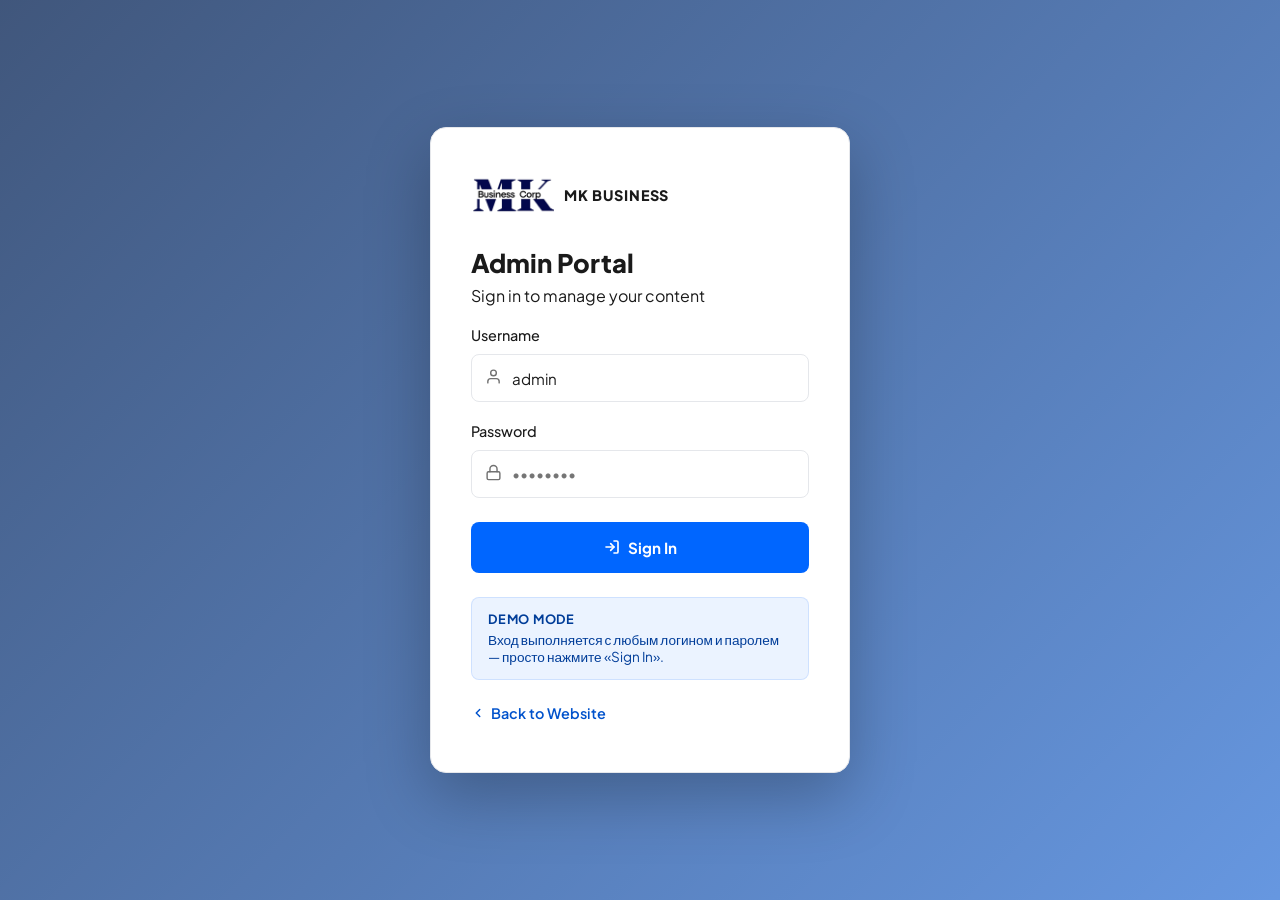
<file: admin.html>
<!DOCTYPE html>
<html lang="en">
<head>
<script>
// Навечно зашиваем проверку: если токен есть, скрипт молча пропускает дальше.
// Команда document.write полностью удалена, чтобы не ломать DOM и не блокировать admin-script.js
(function() {
  var token = sessionStorage.getItem('adminToken');
  if (!token) {
    window.location.replace('login.html');
  }
})();
</script>
  <meta charset="UTF-8" />
  <meta http-equiv="X-Frame-Options" content="DENY" />
  <meta name="robots" content="noindex, nofollow" />
  <meta name="viewport" content="width=device-width, initial-scale=1.0" />
  <title>MK Business Corp Admin</title>
  <link rel="stylesheet" href="admin-styles.css" />
  <link href="https://fonts.googleapis.com/css2?family=Plus+Jakarta+Sans:wght@400;500;600;700;800&display=swap" rel="stylesheet" />
</head>
<body>
  <div class="admin-container">
    <header class="admin-header">
      <a href="index.html" class="brand brand-link">
        <img class="brand-logo-img" src="logos/10.png" alt="MK Business Logo" />
        <span class="brand-name">MK Business Corp CRM Sanjar </span>
      </a>
      <div class="admin-controls">
        <div class="language-dropdown">
          <button class="lang-toggle" id="langToggle" data-en="Language" data-ru="Язык" data-uz="Til" data-kaa="Til">Language</button>
          <div class="lang-menu" id="langMenu">
            <button class="lang-option" data-lang="en">English</button>
            <button class="lang-option" data-lang="ru">Русский</button>
            <button class="lang-option" data-lang="uz">O'zbekcha</button>
            <button class="lang-option" data-lang="kaa">Қарақалпақша</button>
          </div>
        </div>
        <span id="adminUser" data-en="Welcome, Admin" data-ru="Добро пожаловать, Админ" data-uz="Xush kelibsiz, Admin" data-kaa="Qosh keldiniz, Admin">Welcome, Admin</span>
        <button id="logoutBtn" class="logout-btn" data-en="Logout" data-ru="Выйти" data-uz="Chiqish" data-kaa="Shygyw">Logout</button>
      </div>
    </header>

    <nav class="admin-nav">
      <button class="nav-btn active" data-tab="dashboard" data-en="Dashboard" data-ru="Панель" data-uz="Boshqaruv paneli" data-kaa="Basqarıw paneli">Dashboard</button>
      <button class="nav-btn" data-tab="contacts" data-en="Contacts" data-ru="Контакты" data-uz="Kontaktlar" data-kaa="Baylanıslar">Contacts</button>
      <button class="nav-btn" data-tab="results" data-en="Results" data-ru="Результаты" data-uz="Natijalar" data-kaa="Nátiyjeler">Results</button>
      <button class="nav-btn" data-tab="feedback" data-en="Feedback" data-ru="Отзывы" data-uz="Fikrlar" data-kaa="Pikirler">Feedback</button>
      <button class="nav-btn" data-tab="templates" data-en="Templates" data-ru="Шаблоны" data-uz="Shablonlar" data-kaa="Úlgiler">Templates</button>
      <button class="nav-btn" data-tab="learning" data-en="Courses" data-ru="Курсы" data-uz="Kurslar" data-kaa="Kurslar">Courses</button>
      <button class="nav-btn" data-tab="users" data-en="Users" data-ru="Пользователи" data-uz="Foydalanuvchilar" data-kaa="Paydalanıwshılar">Users</button>
      <button class="nav-btn" data-tab="sections" data-en="Sections" data-ru="Разделы" data-uz="Bo'limlar" data-kaa="Bólimler">Sections</button>
    </nav>

    <main class="admin-main">
      <div id="dashboardTab" class="tab-content active">
        <section id="dashboard-section">
          <div class="tab-header">
            <h2 data-en="Dashboard" data-ru="Панель управления" data-uz="Boshqaruv paneli" data-kaa="Basqarıw paneli">Dashboard</h2>
            <div class="tab-actions">
              <span class="dash-period" data-en="Last 30 days" data-ru="За последние 30 дней" data-uz="So‘nggi 30 kun" data-kaa="Aqırǵı 30 kún">Last 30 days</span>
            </div>
          </div>

          <!-- KPI карточки -->
          <div class="dash-kpi-grid">
            <div class="dash-kpi">
              <div class="dash-kpi-top">
                <span class="dash-kpi-icon icon-blue">
                  <svg viewBox="0 0 24 24" fill="none" stroke="currentColor" stroke-width="2" stroke-linecap="round" stroke-linejoin="round"><path d="M4 4h16c1.1 0 2 .9 2 2v12c0 1.1-.9 2-2 2H4c-1.1 0-2-.9-2-2V6c0-1.1.9-2 2-2z"/><polyline points="22,6 12,13 2,6"/></svg>
                </span>
                <span class="dash-trend up">▲ 12%</span>
              </div>
              <div class="dash-kpi-value" data-count="1248">1,248</div>
              <div class="dash-kpi-label" data-en="Total Requests" data-ru="Всего заявок" data-uz="Jami so‘rovlar" data-kaa="Jámi sorawlar">Всего заявок</div>
              <div class="dash-kpi-foot up" data-en="+12% this week" data-ru="+12% за неделю" data-uz="+12% bu hafta" data-kaa="+12% bul hápte">+12% за неделю</div>
            </div>

            <div class="dash-kpi">
              <div class="dash-kpi-top">
                <span class="dash-kpi-icon icon-violet">
                  <svg viewBox="0 0 24 24" fill="none" stroke="currentColor" stroke-width="2" stroke-linecap="round" stroke-linejoin="round"><path d="M14 2H6a2 2 0 0 0-2 2v16a2 2 0 0 0 2 2h12a2 2 0 0 0 2-2V8z"/><polyline points="14 2 14 8 20 8"/><line x1="16" y1="13" x2="8" y2="13"/><line x1="16" y1="17" x2="8" y2="17"/></svg>
                </span>
                <span class="dash-trend up">▲ 8%</span>
              </div>
              <div class="dash-kpi-value" data-count="342">342</div>
              <div class="dash-kpi-label" data-en="Business Plans Sold" data-ru="Продано бизнес-планов" data-uz="Sotilgan biznes-rejalar" data-kaa="Satılǵan biznes-jobalar">Продано бизнес-планов</div>
              <div class="dash-kpi-foot up" data-en="+8% this week" data-ru="+8% за неделю" data-uz="+8% bu hafta" data-kaa="+8% bul hápte">+8%</div>
            </div>

            <div class="dash-kpi">
              <div class="dash-kpi-top">
                <span class="dash-kpi-icon icon-cyan">
                  <svg viewBox="0 0 24 24" fill="none" stroke="currentColor" stroke-width="2" stroke-linecap="round" stroke-linejoin="round"><polyline points="22 12 18 12 15 21 9 3 6 12 2 12"/></svg>
                </span>
                <span class="dash-trend flat">● Стабильно</span>
              </div>
              <div class="dash-kpi-value" data-count="4.2" data-decimals="1" data-suffix="%">4.2%</div>
              <div class="dash-kpi-label" data-en="Site Conversion" data-ru="Конверсия сайта" data-uz="Sayt konversiyasi" data-kaa="Sayt konversiyası">Конверсия сайта</div>
              <div class="dash-kpi-foot flat" data-en="Stable" data-ru="Стабильно" data-uz="Barqaror" data-kaa="Turaqlı">Стабильно</div>
            </div>

            <div class="dash-kpi">
              <div class="dash-kpi-top">
                <span class="dash-kpi-icon icon-green">
                  <svg viewBox="0 0 24 24" fill="none" stroke="currentColor" stroke-width="2" stroke-linecap="round" stroke-linejoin="round"><line x1="12" y1="1" x2="12" y2="23"/><path d="M17 5H9.5a3.5 3.5 0 0 0 0 7h5a3.5 3.5 0 0 1 0 7H6"/></svg>
                </span>
                <span class="dash-trend up">▲ 15%</span>
              </div>
              <div class="dash-kpi-value" data-count="45200" data-prefix="$">$45,200</div>
              <div class="dash-kpi-label" data-en="Total Revenue" data-ru="Общая выручка" data-uz="Umumiy daromad" data-kaa="Ulıwma kiris">Общая выручка</div>
              <div class="dash-kpi-foot up" data-en="+15% this week" data-ru="+15% за неделю" data-uz="+15% bu hafta" data-kaa="+15% bul hápte">+15%</div>
            </div>
          </div>

          <!-- Аналитика: график + активность -->
          <div class="dash-grid-2">
            <div class="dash-card dash-chart-card">
              <div class="dash-card-head">
                <h3 data-en="Sales Dynamics" data-ru="Динамика продаж" data-uz="Sotuv dinamikasi" data-kaa="Satıw dinamikası">Динамика продаж</h3>
                <span class="dash-legend">2026</span>
              </div>
              <div class="dash-bars">
                <div class="dash-bar-col"><span class="dash-bar-val">186</span><div class="dash-bar" style="--h:45%"></div><span class="dash-bar-label" data-en="Jan" data-ru="Янв" data-uz="Yan" data-kaa="Yan">Янв</span></div>
                <div class="dash-bar-col"><span class="dash-bar-val">224</span><div class="dash-bar" style="--h:54%"></div><span class="dash-bar-label" data-en="Feb" data-ru="Фев" data-uz="Fev" data-kaa="Fev">Фев</span></div>
                <div class="dash-bar-col"><span class="dash-bar-val">198</span><div class="dash-bar" style="--h:48%"></div><span class="dash-bar-label" data-en="Mar" data-ru="Мар" data-uz="Mar" data-kaa="Mar">Мар</span></div>
                <div class="dash-bar-col"><span class="dash-bar-val">312</span><div class="dash-bar" style="--h:75%"></div><span class="dash-bar-label" data-en="Apr" data-ru="Апр" data-uz="Apr" data-kaa="Apr">Апр</span></div>
                <div class="dash-bar-col"><span class="dash-bar-val">358</span><div class="dash-bar" style="--h:86%"></div><span class="dash-bar-label" data-en="May" data-ru="Май" data-uz="May" data-kaa="May">Май</span></div>
                <div class="dash-bar-col"><span class="dash-bar-val">412</span><div class="dash-bar tallest" style="--h:100%"></div><span class="dash-bar-label" data-en="Jun" data-ru="Июн" data-uz="Iyn" data-kaa="Iyn">Июн</span></div>
              </div>
            </div>

            <div class="dash-card dash-activity-card">
              <div class="dash-card-head">
                <h3 data-en="Recent Activity" data-ru="Последняя активность" data-uz="So‘nggi faollik" data-kaa="Aqırǵı belsendilik">Последняя активность</h3>
              </div>
              <ul class="dash-activity">
                <li class="dash-act">
                  <span class="dash-act-dot success"></span>
                  <div class="dash-act-body">
                    <span class="dash-act-title" data-en="New request from Sanjar" data-ru="Новая заявка от Sanjar" data-uz="Sanjardan yangi so‘rov" data-kaa="Sanjardan jańa soraw">Новая заявка от Sanjar</span>
                    <span class="dash-act-time" data-en="2 min ago" data-ru="2 мин назад" data-uz="2 daqiqa oldin" data-kaa="2 minut burın">2 мин назад</span>
                  </div>
                  <span class="dash-status success" data-en="Success" data-ru="Успешно" data-uz="Muvaffaqiyatli" data-kaa="Tabıslı">Успешно</span>
                </li>
                <li class="dash-act">
                  <span class="dash-act-dot success"></span>
                  <div class="dash-act-body">
                    <span class="dash-act-title" data-en="Template “Cafe” updated" data-ru="Шаблон «Кафе» обновлён" data-uz="“Kafe” shabloni yangilandi" data-kaa="“Kafe” úlgisi jańalandı">Шаблон «Кафе» обновлён</span>
                    <span class="dash-act-time" data-en="18 min ago" data-ru="18 мин назад" data-uz="18 daqiqa oldin" data-kaa="18 minut burın">18 мин назад</span>
                  </div>
                  <span class="dash-status success" data-en="Success" data-ru="Успешно" data-uz="Muvaffaqiyatli" data-kaa="Tabıslı">Успешно</span>
                </li>
                <li class="dash-act">
                  <span class="dash-act-dot warning"></span>
                  <div class="dash-act-body">
                    <span class="dash-act-title" data-en="User left a review" data-ru="Пользователь оставил отзыв" data-uz="Foydalanuvchi sharh qoldirdi" data-kaa="Paydalanıwshı pikir qaldırdı">Пользователь оставил отзыв</span>
                    <span class="dash-act-time" data-en="1 hour ago" data-ru="1 ч назад" data-uz="1 soat oldin" data-kaa="1 saat burın">1 ч назад</span>
                  </div>
                  <span class="dash-status processing" data-en="Processing" data-ru="В обработке" data-uz="Ko‘rib chiqilmoqda" data-kaa="Qaralıp atır">В обработке</span>
                </li>
                <li class="dash-act">
                  <span class="dash-act-dot success"></span>
                  <div class="dash-act-body">
                    <span class="dash-act-title" data-en="Business plan “Car Wash” downloaded" data-ru="Скачан бизнес-план «Автомойка»" data-uz="“Avtomoyka” biznes-rejasi yuklandi" data-kaa="“Avtomoyka” biznes-jobası júklendi">Скачан бизнес-план «Автомойка»</span>
                    <span class="dash-act-time" data-en="3 hours ago" data-ru="3 ч назад" data-uz="3 soat oldin" data-kaa="3 saat burın">3 ч назад</span>
                  </div>
                  <span class="dash-status success" data-en="Success" data-ru="Успешно" data-uz="Muvaffaqiyatli" data-kaa="Tabıslı">Успешно</span>
                </li>
                <li class="dash-act">
                  <span class="dash-act-dot warning"></span>
                  <div class="dash-act-body">
                    <span class="dash-act-title" data-en="New request from Dilnoza" data-ru="Новая заявка от Dilnoza" data-uz="Dilnozadan yangi so‘rov" data-kaa="Dilnozadan jańa soraw">Новая заявка от Dilnoza</span>
                    <span class="dash-act-time" data-en="Today" data-ru="Сегодня" data-uz="Bugun" data-kaa="Bügin">Сегодня</span>
                  </div>
                  <span class="dash-status processing" data-en="Processing" data-ru="В обработке" data-uz="Ko‘rib chiqilmoqda" data-kaa="Qaralıp atır">В обработке</span>
                </li>
              </ul>
            </div>
          </div>
        </section>
      </div>

      <div id="contactsTab" class="tab-content">
        <div class="tab-header">
          <h2 data-en="Contact Messages" data-ru="Сообщения" data-uz="Xabarlar" data-kaa="Baylanıs Xabarları">Contact Messages</h2>
          <div class="tab-actions">
            <button id="exportContacts" class="action-btn" data-en="Export CSV" data-ru="Экспорт CSV" data-uz="CSV eksport" data-kaa="CSV júklew">Export CSV</button>
            <button id="refreshContacts" class="action-btn" data-en="Refresh" data-ru="Обновить" data-uz="Yangilash" data-kaa="Jańalaw">Refresh</button>
          </div>
        </div>

        <div class="summary-grid" id="contactsSummary">
          <div class="summary-card">
            <span class="summary-label" data-en="Total Messages" data-ru="Всего Сообщений" data-uz="Jami Xabarlar" data-kaa="Jámi Habarlar">Total Messages</span>
            <strong id="totalContacts">0</strong>
          </div>
          <div class="summary-card">
            <span class="summary-label" data-en="Unique Senders" data-ru="Уникальные Отправители" data-uz="Noyob Yuboruvchilar" data-kaa="Unikal Jiberiwshiler">Unique Senders</span>
            <strong id="uniqueSenders">0</strong>
          </div>
          <div class="summary-card">
            <span class="summary-label" data-en="Last 7 Days" data-ru="Последние 7 Дней" data-uz="Oxirgi 7 Kun" data-kaa="Aqırǵı 7 Kún">Last 7 Days</span>
            <strong id="recentContacts">0</strong>
          </div>
          <div class="summary-card">
            <span class="summary-label" data-en="Latest Message" data-ru="Последнее Сообщение" data-uz="Oxirgi Xabar" data-kaa="Aqırǵı Habar">Latest Message</span>
            <strong id="latestContact">—</strong>
          </div>
        </div>

        <div class="controls-grid">
          <div class="filter-group">
            <label for="contactSearch" data-en="Search" data-ru="Поиск" data-uz="Qidirish" data-kaa="Izlew">Search</label>
            <input id="contactSearch" type="text" placeholder="Search by name, email, or message" data-ru-placeholder="Поиск по имени, email или сообщению" data-uz-placeholder="Ism, email yoki xabar bo'yicha qidirish" data-kaa-placeholder="Atau, email yamasa habar boyınsha izlew" />
          </div>
          <div class="filter-group">
            <label data-en="Date Range" data-ru="Период" data-uz="Sana oralig'i" data-kaa="Sana aralıǵı">Date Range</label>
            <div class="date-row">
              <input id="contactFromDate" type="date" />
              <span data-en="to" data-ru="до" data-uz="gacha" data-kaa="shekem">to</span>
              <input id="contactToDate" type="date" />
            </div>
          </div>
          <div class="filter-group">
            <label for="contactSort" data-en="Sort By" data-ru="Сортировка" data-uz="Saralash" data-kaa="Saralaw">Sort By</label>
            <select id="contactSort">
              <option value="date_desc" data-en="Newest First" data-ru="Сначала новые" data-uz="Avval yangi" data-kaa="Dáslepki jańa">Newest First</option>
              <option value="date_asc" data-en="Oldest First" data-ru="Сначала старые" data-uz="Avval eski" data-kaa="Dáslepki eski">Oldest First</option>
              <option value="name_asc" data-en="Name A-Z" data-ru="Имя А-Я" data-uz="Nom A-Z" data-kaa="At A-Z">Name A-Z</option>
              <option value="name_desc" data-en="Name Z-A" data-ru="Имя Я-А" data-uz="Nom Z-A" data-kaa="At Z-A">Name Z-A</option>
            </select>
          </div>
          <button id="clearContactFilters" class="soft-btn" data-en="Clear Filters" data-ru="Сбросить" data-uz="Tozalash" data-kaa="Tazalaw">Clear Filters</button>
        </div>

        <div id="contactsList" class="list-stack"></div>
      </div>

      <div id="resultsTab" class="tab-content">
        <div class="tab-header">
          <h2 data-en="Results & Achievements" data-ru="Результаты" data-uz="Natijalar" data-kaa="Netijeler">Results & Achievements</h2>
          <div class="tab-actions">
            <button id="refreshResults" class="action-btn" data-en="Refresh" data-ru="Обновить" data-uz="Yangilash" data-kaa="Jańalaw">Refresh</button>
            <button id="addItemBtn" class="action-btn" data-en="Add Item" data-ru="Добавить" data-uz="Qo'shish" data-kaa="Qosıw">Add Item</button>
          </div>
        </div>
        <div id="resultsSummary" class="summary-grid"></div>
        <div id="resultsList" class="list-stack"></div>
      </div>

      <div id="feedbackTab" class="tab-content">
        <div class="tab-header">
          <h2 data-en="Client Feedback" data-ru="Отзывы клиентов" data-uz="Mijoz fikrlari" data-kaa="Klient pikiri">Client Feedback</h2>
          <div class="tab-actions">
            <button id="refreshFeedback" class="action-btn" data-en="Refresh" data-ru="Обновить" data-uz="Yangilash" data-kaa="Jańalaw">Refresh</button>
            <button id="addFeedbackBtn" class="action-btn" data-en="Add Feedback" data-ru="Добавить отзыв" data-uz="Fikr qo'shish" data-kaa="Pikir qosıw">Add Feedback</button>
          </div>
        </div>
        <div id="feedbackSummary" class="summary-grid"></div>
        <div id="feedbackList" class="list-stack"></div>
      </div>

      <div id="learningTab" class="tab-content">
        <div class="tab-header">
          <h2 data-en="Courses & Webinars" data-ru="Курсы и вебинары" data-uz="Kurslar va vebinarlar" data-kaa="Kurslar hám vebinarlar">Courses & Webinars</h2>
          <div class="tab-actions">
            <button id="refreshLearning" class="action-btn" data-en="Refresh" data-ru="Обновить" data-uz="Yangilash" data-kaa="Jańalaw">Refresh</button>
            <button id="addLearningBtn" class="action-btn" data-en="Add Program" data-ru="Добавить программу" data-uz="Dastur qo'shish" data-kaa="Programma qosıw">Add Program</button>
          </div>
        </div>
        <div id="learningSummary" class="summary-grid"></div>
        <div id="learningList" class="list-stack"></div>
      </div>

      <div id="templatesTab" class="tab-content">
        <div class="tab-header">
          <h2 data-en="Templates & Materials" data-ru="Шаблоны и материалы" data-uz="Shablonlar va materiallar" data-kaa="Úlgiler hám materiallar">Templates & Materials</h2>
          <div class="tab-actions">
            <button id="refreshTemplates" class="action-btn" data-en="Refresh" data-ru="Обновить" data-uz="Yangilash" data-kaa="Jańalaw">Refresh</button>
            <button id="addTemplateBtn" class="action-btn" data-en="Add Template" data-ru="Добавить шаблон" data-uz="Shablon qo'shish" data-kaa="Úlgi qosıw">Add Template</button>
          </div>
        </div>
        <div id="templatesSummary" class="summary-grid"></div>
        <div id="templatesList" class="list-stack"></div>
      </div>

      <div id="usersTab" class="tab-content">
        <div class="tab-header">
          <h2 data-en="Site Users" data-ru="Пользователи сайта" data-uz="Sayt foydalanuvchilari" data-kaa="Sayt paydalanıwshıları">Site Users</h2>
          <button id="refreshUsers" class="action-btn" data-en="Refresh" data-ru="Обновить" data-uz="Yangilash" data-kaa="Jańalaw">Refresh</button>
        </div>
        <div id="usersList" class="list-stack"></div>
      </div>

      <div id="sectionsTab" class="tab-content">
        <div class="tab-header">
          <h2 data-en="Site Sections" data-ru="Разделы сайта" data-uz="Sayt bo'limlari" data-kaa="Sayt bólimleri">Site Sections</h2>
        </div>
        <div class="section-intro-text" style="color:#666;font-size:0.9rem;margin-bottom:1.5rem;" data-en="Manage the visibility of sections on the main page. Changes take effect immediately." data-ru="Управляйте видимостью разделов на главной странице. Изменения вступают в силу сразу." data-uz="Asosiy sahifadagi bo‘limlar ko‘rinishini boshqaring. O‘zgarishlar darhol kuchga kiradi.">
          Manage the visibility of sections on the main page. Changes take effect immediately.
        </div>
        <div id="sectionsList" style="display:grid;gap:1rem;max-width:600px;">
          <!-- rendered by JS -->
        </div>
      </div>
    </main>
  </div>

  <!-- Модальные окна сохранения данных -->
  <div id="addResultModal" class="modal">
    <div class="modal-content">
      <div class="modal-header">
        <h3 data-en="Add New Item" data-ru="Добавить запись" data-uz="Yangi yozuv qo'shish" data-kaa="Jańa jazıw qosıw">Add New Item</h3>
        <span class="close-modal">&times;</span>
      </div>
      <form id="addResultForm" class="result-form">
        <div class="form-group">
          <label for="itemType" data-en="Type" data-ru="Тип" data-uz="Turi" data-kaa="Turi">Type</label>
          <select id="itemType">
            <option value="result" data-en="Result" data-ru="Результат" data-uz="Natija" data-kaa="Netije">Result</option>
            <option value="achievement" data-en="Achievement" data-ru="Достижение" data-uz="Erish" data-kaa="Jetistik">Achievement</option>
          </select>
        </div>
        <div class="form-group">
          <label for="resultTitle" data-en="Title" data-ru="Название" data-uz="Sarlavha" data-kaa="Atauı">Title</label>
          <input type="text" id="resultTitle" required />
        </div>
        <div class="form-group">
          <label for="resultValue" data-en="Value" data-ru="Значение" data-uz="Qiymat" data-kaa="Qıymaty">Value</label>
          <input type="text" id="resultValue" required />
        </div>
        <div class="form-group">
          <label for="resultDescription" data-en="Description" data-ru="Описание" data-uz="Tavsif" data-kaa="Sipattama">Description</label>
          <textarea id="resultDescription" rows="3"></textarea>
        </div>
        <div class="form-actions">
          <button type="button" class="soft-btn cancel-btn" data-en="Cancel" data-ru="Отмена" data-uz="Bekor qilish" data-kaa="Biykarlaw">Cancel</button>
          <button type="submit" class="action-btn save-btn" data-en="Save Item" data-ru="Сохранить Элемент" data-uz="Elementni Saqlash" data-kaa="Elementti Saqlaw">Save Item</button>
        </div>
      </form>
    </div>
  </div>

  <div id="addFeedbackModal" class="modal">
    <div class="modal-content">
      <div class="modal-header">
        <h3 data-en="Add Feedback" data-ru="Добавить отзыв" data-uz="Fikr qo'shish" data-kaa="Pikir qosıw">Add Feedback</h3>
        <span class="close-modal">&times;</span>
      </div>
      <form id="addFeedbackForm" class="result-form">
        <div class="form-group">
          <label for="feedbackName" data-en="Name" data-ru="Имя" data-uz="Ism" data-kaa="At">Name</label>
          <input type="text" id="feedbackName" required />
        </div>
        <div class="form-group">
          <label for="feedbackRole" data-en="Role" data-ru="Роль" data-uz="Lavozim" data-kaa="Rol">Role</label>
          <input type="text" id="feedbackRole" required />
        </div>
        <div class="form-group">
          <label for="feedbackOrg" data-en="Organization" data-ru="Организация" data-uz="Tashkilot" data-kaa="Uyım">Organization</label>
          <input type="text" id="feedbackOrg" required />
        </div>
        <div class="form-group">
          <label for="feedbackMessage" data-en="Message" data-ru="Сообщение" data-uz="Xabar" data-kaa="Habar">Message</label>
          <textarea id="feedbackMessage" rows="4" required></textarea>
        </div>
        <div class="form-actions">
          <button type="button" class="soft-btn cancel-btn" data-en="Cancel" data-ru="Отмена" data-uz="Bekor qilish" data-kaa="Biykarlaw">Cancel</button>
          <button type="submit" class="action-btn save-btn" data-en="Save Feedback" data-ru="Сохранить Отзыв" data-uz="Sharhni Saqlash" data-kaa="Pikirni Saqlaw">Save Feedback</button>
        </div>
      </form>
    </div>
  </div>

  <div id="addLearningModal" class="modal">
    <div class="modal-content">
      <div class="modal-header">
        <h3 data-en="Add Learning Program" data-ru="Добавить Программу" data-uz="Dastur Qo'shish" data-kaa="Programma Qosıw">Add Learning Program</h3>
        <span class="close-modal">&times;</span>
      </div>
      <form id="addLearningForm" class="result-form">
        <div class="form-group">
          <label for="learningTitle" data-en="Title" data-ru="Название" data-uz="Sarlavha" data-kaa="Atauı">Title</label>
          <input type="text" id="learningTitle" required />
        </div>
        <div class="form-group">
          <label for="learningFormat" data-en="Format" data-ru="Формат" data-uz="Format" data-kaa="Formatı">Format</label>
          <select id="learningFormat">
            <option value="course" data-en="Course" data-ru="Курс" data-uz="Kurs" data-kaa="Kurs">Course</option>
            <option value="webinar" data-en="Webinar" data-ru="Вебинар" data-uz="Vebinar" data-kaa="Vebinar">Webinar</option>
          </select>
        </div>
        <div class="form-group">
          <label for="learningDate" data-en="Date" data-ru="Дата" data-uz="Sana" data-kaa="Kún">Date</label>
          <input type="text" id="learningDate" placeholder="April 2026" required />
        </div>
        <div class="form-group">
          <label for="learningDescription" data-en="Description" data-ru="Описание" data-uz="Tavsif" data-kaa="Sipattama">Description</label>
          <textarea id="learningDescription" rows="4"></textarea>
        </div>
        <div class="form-actions">
          <button type="button" class="soft-btn cancel-btn" data-en="Cancel" data-ru="Отмена" data-uz="Bekor qilish" data-kaa="Biykarlaw">Cancel</button>
          <button type="submit" class="action-btn save-btn" data-en="Save Program" data-ru="Сохранить Программу" data-uz="Dastur Saqlash" data-kaa="Programmanı Saqlaw">Save Program</button>
        </div>
      </form>
    </div>
  </div>

  <div id="addTemplateModal" class="modal">
    <div class="modal-content" style="max-width:680px">
      <div class="modal-header">
        <h3 data-en="Add Template" data-ru="Добавить шаблон" data-uz="Shablon qo'shish" data-kaa="Úlgi qosıw">Add Template</h3>
        <span class="close-modal">&times;</span>
      </div>
      <form id="addTemplateForm" class="result-form">
        <p style="font-size:0.8rem;color:#64748b;margin-bottom:1rem;background:#f8fafc;padding:0.75rem;border-radius:8px">
          📋 <strong>Title (UZ)</strong> — основное название на узбекском (обязательно). Остальные языки необязательны.
        </p>
        <div style="display:grid;grid-template-columns:1fr 1fr;gap:0.75rem">
          <div class="form-group">
            <label>Название (UZ) *</label>
            <input type="text" id="templateTitle" required placeholder="Узбекча номи" />
          </div>
          <div class="form-group">
            <label>Название (RU)</label>
            <input type="text" id="templateTitleRu" placeholder="Русское название" />
          </div>
          <div class="form-group">
            <label>Title (EN)</label>
            <input type="text" id="templateTitleEn" placeholder="English title" />
          </div>
          <div class="form-group">
            <label>Atauı (KAA)</label>
            <input type="text" id="templateTitleKaa" placeholder="Qaraqalpaqsha atauı" />
          </div>
        </div>
        <div class="form-group">
          <label>Описание (RU)</label>
          <textarea id="templateDescription" rows="2" placeholder="Краткое описание на русском"></textarea>
        </div>
        <div class="form-group">
          <label>Description (EN)</label>
          <textarea id="templateDescriptionEn" rows="2" placeholder="Short description in English"></textarea>
        </div>
        <div style="display:grid;grid-template-columns:1fr 1fr 1fr;gap:0.75rem">
          <div class="form-group">
            <label>Категория</label>
            <select id="templateType">
              <option value="business">Бизнес-план</option>
              <option value="grant">Грант</option>
              <option value="hr">HR</option>
              <option value="finance">Финансы</option>
              <option value="legal">Юридический</option>
              <option value="other">Другое</option>
            </select>
          </div>
          <div class="form-group">
            <label>Badge</label>
            <select id="templateBadge">
              <option value="DOC">DOC</option>
              <option value="DOCX">DOCX</option>
              <option value="PDF">PDF</option>
              <option value="XLSX">XLSX</option>
            </select>
          </div>
          <div class="form-group">
            <label>Порядок (сортировка)</label>
            <input type="number" id="templatePages" value="0" min="0" />
          </div>
        </div>
        <div class="form-group">
          <label>URL изображения (превью)</label>
          <input type="url" id="templateImage" placeholder="https://images.unsplash.com/..." />
        </div>
        <div class="form-group">
          <label>📎 Загрузить файл (.doc, .docx, .pdf)</label>
          <input type="file" id="templateUpload" accept=".doc,.docx,.pdf,.xlsx,.xls" style="padding:0.5rem" />
          <small id="templateFileStatus" style="color:#64748b;font-size:0.8rem"></small>
        </div>
        <div class="form-group" style="display:flex;align-items:center;gap:0.75rem">
          <input type="checkbox" id="templatePublished" checked style="width:18px;height:18px;cursor:pointer" />
          <label for="templatePublished" style="margin:0;cursor:pointer">Опубликован (виден на сайте)</label>
        </div>
        <div class="form-actions">
          <button type="button" class="soft-btn cancel-btn">Отмена</button>
          <button type="submit" class="action-btn save-btn">Сохранить шаблон</button>
        </div>
      </form>
    </div>
  </div>

  <script src="admin-script.js"></script>
</body>
</html>
</file>
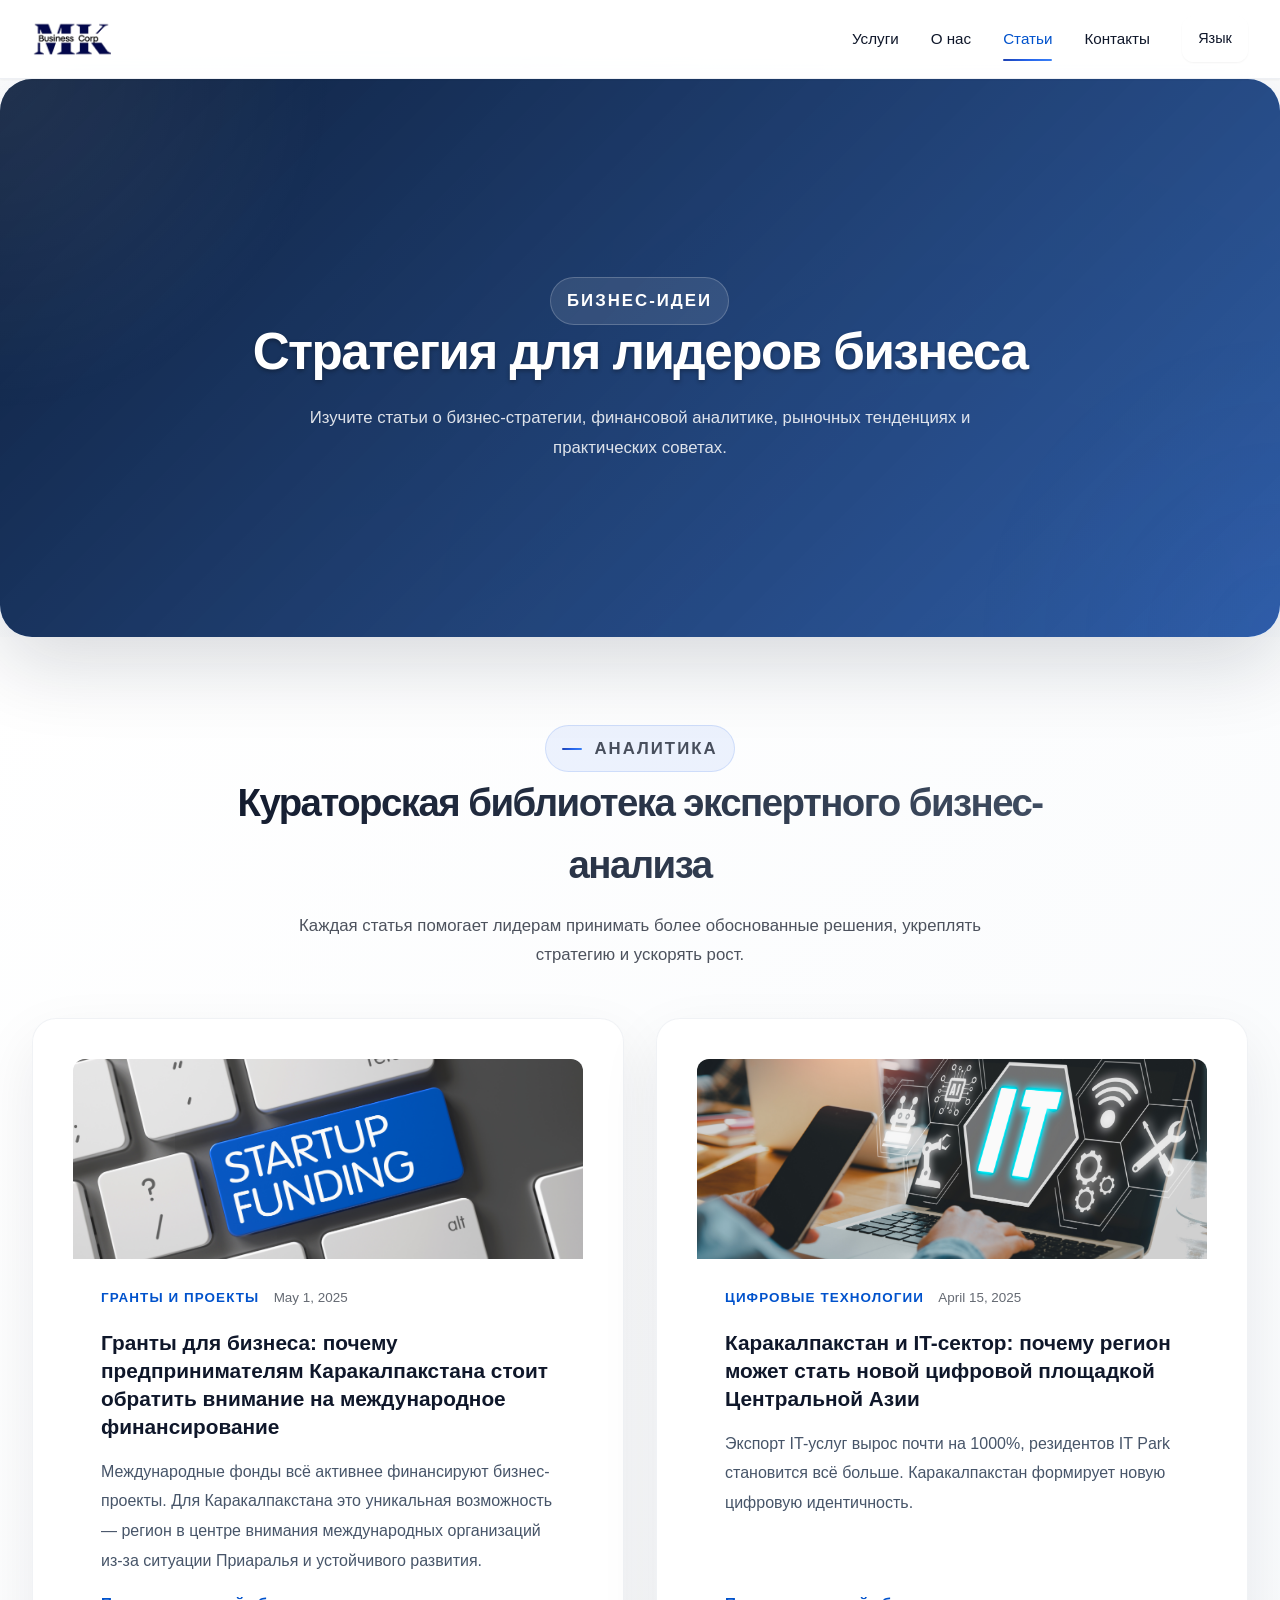
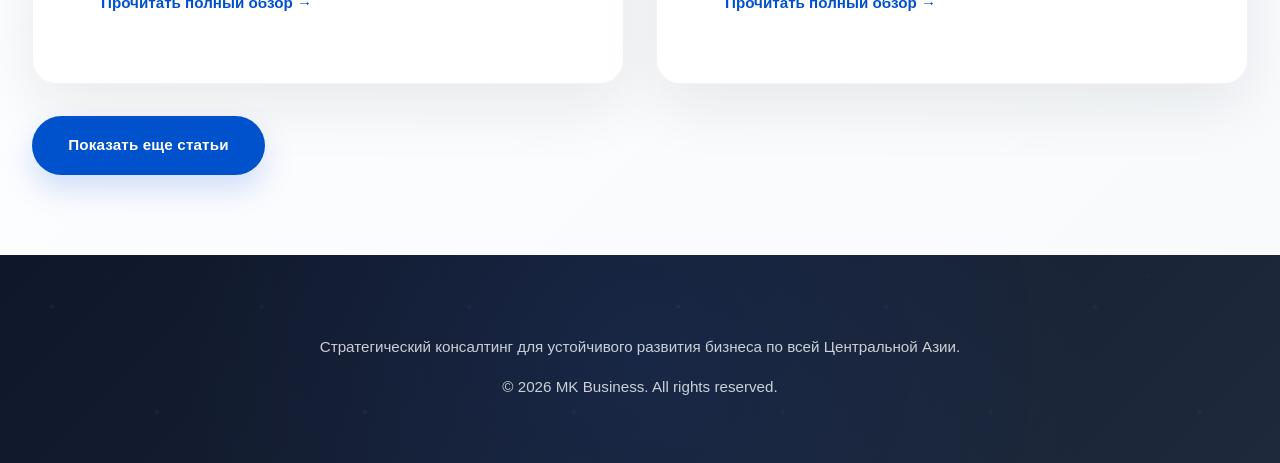
<file: articles.html>
<!DOCTYPE html>
<html lang="en">
<head>
  <meta http-equiv="Content-Security-Policy" content="default-src 'self'; script-src 'self' 'unsafe-inline' https://fonts.googleapis.com; style-src 'self' 'unsafe-inline' https://fonts.googleapis.com https://fonts.gstatic.com; font-src 'self' https://fonts.gstatic.com; img-src 'self' data: https://images.unsplash.com blob:; connect-src 'self' http://localhost:8080 http://127.0.0.1:8080 https://api.mkbusiness.uz;" />
  <meta charset="UTF-8" />
  <meta name="viewport" content="width=device-width, initial-scale=1.0" />
  <meta name="description" content="MK Business Articles — Insights on business strategy, analytics, economics, and practical business advice." />
  <title>Articles — MK Business Insights & Analysis</title>
  <link rel="stylesheet" href="styles.css" />
  <link rel="preconnect" href="https://fonts.googleapis.com" />
  <link href="https://fonts.googleapis.com/css2?family=Plus+Jakarta+Sans:wght@400;500;600;700;800&display=swap" rel="stylesheet" />
  <style>
    body { font-family: 'Plus Jakarta Sans', -apple-system, BlinkMacSystemFont, sans-serif; }
    .brand-logo-img { height: 36px; width: auto; display: block; object-fit: contain; }
    .brand-mark { display: none; }
    .brand { gap: 0.5rem; }
    .footer-brand .brand-mark { display: none; }
    .footer-logo-img { height: 32px; width: auto; filter: brightness(0) invert(1); opacity: 0.9; }
    .site-header.scrolled { box-shadow: 0 2px 20px rgba(0,0,0,0.1); }
    .hero {
      min-height: 62vh;
      padding: 4.5rem 1.75rem 3rem;
      background:
        linear-gradient(135deg, rgba(0, 28, 70, 0.92) 0%, rgba(0, 88, 215, 0.72) 100%),
        url('https://images.unsplash.com/photo-1519389950473-47ba0277781c?w=1800&q=80&auto=format&fit=crop') center/cover no-repeat;
      color: white;
      display: grid;
      place-items: center;
      position: relative;
      overflow: hidden;
      border-radius: 2rem;
      box-shadow: 0 26px 80px rgba(15, 23, 42, 0.16);
    }
    .hero::before {
      content: '';
      position: absolute;
      inset: 0;
      background: rgba(1, 18, 46, 0.32);
      mix-blend-mode: multiply;
    }
    .hero-copy {
      position: relative;
      z-index: 1;
      max-width: 820px;
      text-align: center;
      width: 100%;
    }
    .hero h1, .hero .eyebrow { color: white; }
    .hero h1 {
      font-size: clamp(2rem, 4vw, 3.2rem);
      line-height: 1.05;
      max-width: 100%;
      word-wrap: break-word;
      margin: 0 0 1.25rem 0;
      letter-spacing: -0.03em;
    }
    .hero p {
      color: rgba(255,255,255,0.88);
      max-width: 720px;
      margin: 0 auto;
      line-height: 1.8;
      font-size: 1.05rem;
    }
    .section-intro {
      max-width: 900px;
      margin: 0 auto 3rem;
      text-align: center;
    }
    .section-intro h2 {
      font-size: clamp(2rem, 3vw, 2.6rem);
      margin-bottom: 1rem;
      color: #0f172a;
      letter-spacing: -0.04em;
      font-weight: 800;
    }
    .section-intro p {
      color: rgba(17, 24, 39, 0.75);
      line-height: 1.75;
    }
    .articles-grid {
      max-width: 1280px;
      margin: 0 auto;
      display: grid;
      grid-template-columns: repeat(auto-fit, minmax(320px, 1fr));
      gap: 2rem;
      grid-auto-rows: 1fr;
    }
    .article-card {
      background: var(--surface);
      border: 1px solid rgba(148, 163, 184, 0.14);
      border-radius: 1.5rem;
      overflow: hidden;
      box-shadow: 0 24px 60px rgba(15, 23, 42, 0.08);
      transition: transform 0.35s ease, box-shadow 0.35s ease, border-color 0.35s ease;
      display: grid;
      grid-template-rows: auto 1fr;
      text-decoration: none;
      color: inherit;
      min-height: 100%;
    }
    .article-card:hover {
      transform: translateY(-10px);
      box-shadow: 0 34px 90px rgba(15, 23, 42, 0.12);
      border-color: rgba(37, 99, 235, 0.2);
    }
    .article-image {
      width: 100%;
      aspect-ratio: 16 / 10;
      object-fit: cover;
      transition: transform 0.45s ease, filter 0.45s ease;
      display: block;
      filter: brightness(0.98) saturate(1.05);
      margin: 0;
    }
    .article-card:hover .article-image { transform: scale(1.05); }
    .article-card-body {
      padding: 1.75rem;
      display: flex;
      flex-direction: column;
      gap: 1rem;
    }
    .article-meta {
      display: flex;
      flex-wrap: wrap;
      gap: 0.9rem;
      margin-bottom: 0.25rem;
      font-size: 0.84rem;
      color: var(--text-light);
    }
    .article-category {
      color: var(--accent);
      font-weight: 700;
      text-transform: uppercase;
      letter-spacing: 0.08em;
    }
    .article-date {
      color: rgba(17, 24, 39, 0.65);
    }
    .article-card h3 {
      font-size: 1.3rem;
      line-height: 1.35;
      margin: 0;
      color: var(--text);
      min-height: 4rem;
    }
    .article-card p {
      margin: 0;
      color: var(--text-secondary);
      line-height: 1.85;
      flex-grow: 1;
      min-height: 4rem;
    }
    .article-card-footer {
      color: var(--accent);
      font-weight: 700;
      font-size: 0.95rem;
      margin-top: auto;
      display: inline-flex;
      align-items: center;
      gap: 0.35rem;
      transition: gap 0.2s ease;
    }
    .article-card:hover .article-card-footer {
      gap: 0.7rem;
    }
    #loadMoreBtn {
      background: var(--accent);
      color: white;
      border-color: transparent;
      box-shadow: 0 14px 30px rgba(37, 99, 235, 0.2);
    }
    #loadMoreBtn:hover {
      background: linear-gradient(135deg, #1e40af 0%, #2563eb 100%);
      color: white;
    }
    @media (max-width: 1200px) {
      .articles-grid {
        grid-template-columns: repeat(auto-fit, minmax(300px, 1fr));
      }
    }
    @media (max-width: 768px) {
      .hero {
        padding: 3.75rem 1.25rem 2.5rem;
      }
      .article-card-body {
        padding: 1.5rem;
      }
      .articles-grid {
        grid-template-columns: 1fr;
        gap: 1.5rem;
      }
    }
    @media (max-width: 480px) {
      .hero {
        padding: 3rem 1rem 2rem;
        border-radius: 1.25rem;
      }
      .article-image {
        height: 220px;
      }
    }
  </style>
</head>
<body>
  <header class="site-header">
    <a href="index.html" class="brand brand-link">
      <img class="brand-logo-img" src="logos/10.png" alt="MK Business Logo" />
    </a>
    <nav class="site-nav">
      <a href="index.html#services" class="nav-link" data-en="Services" data-ru="Услуги" data-uz="Xizmatlar" data-kaa="Qyzmetler">Services</a>
      <a href="index.html#about" class="nav-link" data-en="About" data-ru="О нас" data-uz="Biz haqimizda" data-kaa="Biz haqqında">About</a>
      <a href="articles.html" class="nav-link active" data-en="Articles" data-ru="Статьи" data-uz="Maqolalar" data-kaa="Maqalalar">Articles</a>
      <a href="index.html#contact" class="nav-link" data-en="Contact" data-ru="Контакты" data-uz="Bog'lanish" data-kaa="Baylanish">Contact</a>
    </nav>
    <div class="header-actions">
      <div class="language-dropdown">
        <button id="langToggle" class="lang-toggle" data-en="Language" data-ru="Язык" data-uz="Til" data-kaa="Til">Language</button>
        <div id="langMenu" class="lang-menu">
          <button class="lang-option" data-lang="en">English</button>
          <button class="lang-option" data-lang="ru">Русский</button>
          <button class="lang-option" data-lang="uz">O'zbekcha</button>
          <button class="lang-option" data-lang="kaa">Qaraqalpaqsha</button>
        </div>
      </div>
    </div>
    <button class="mobile-menu-btn" id="mobileMenuBtn" aria-label="Menu" onclick="toggleMobileMenu()">
      <span></span><span></span><span></span>
    </button>
  </header>

  <main>
    <section class="hero">
      <div class="hero-copy">
        <p class="eyebrow" data-en="Business Insights" data-ru="Бизнес-идеи" data-uz="Biznes tushunchalari" data-kaa="Biznes idealar">Business Insights</p>
        <h1 data-en="Strategic Perspectives for Modern Business Leaders" data-ru="Стратегия для лидеров бизнеса" data-uz="Biznes rahbarlari uchun strategiya" data-kaa="Biznes basshıları ushın strategiya">Strategic Business Insights</h1>
        <p style="font-size:1.05rem;color:rgba(255,255,255,0.85);margin:1.5rem 0 0;max-width:700px;margin-left:auto;margin-right:auto;"
          data-en="Explore in-depth articles on business strategy, financial analytics, market insights, and practical advice to drive your organization forward."
          data-ru="Изучите статьи о бизнес-стратегии, финансовой аналитике, рыночных тенденциях и практических советах."
          data-uz="Biznes strategiyasi, moliyaviy tahlil, bozor trendlari va amaliy maslahatlar bo'yicha maqolalarni o'rganing."
          data-kaa="Biznes strategiyası, finanslıq talqılaw, bazar trendleri hám ámeliy keńesler boyınsha maqalalardı oqıń.">
          Explore in-depth articles on business strategy, financial analytics, market insights, and practical advice to drive your organization forward.
        </p>
      </div>
    </section>
    
    <section style="padding: 5rem 2rem;">
      <div class="section-intro">
        <p class="section-tag" data-en="Insights" data-ru="Аналитика" data-uz="Tahlil" data-kaa="Talqılaw">Insights</p>
        <h2 data-en="A curated library of expert business analysis" data-ru="Кураторская библиотека экспертного бизнес-анализа" data-uz="Ekspert biznes tahlili uchun saralangan kutubxona" data-kaa="Ekspertlik biznes analizi kuratorlik kitapxanası.">A curated library of expert business analysis</h2>
        <p data-en="Each article is designed to help leaders make smarter decisions, strengthen strategy, and accelerate growth." data-ru="Каждая статья помогает лидерам принимать более обоснованные решения, укреплять стратегию и ускорять рост." data-uz="Har bir maqola rahbarlarga aqlli qarorlar qabul qilish, strategiyani kuchaytirish va o'sishni tezlashtirishda yordam beradi." data-kaa="Hár bir maqala basshılarǵa jáne de durıslı qararlar qabıl etiwge, strategiyanı bekkemlewge hám ósiwdi jedellestiriwge járdem beredi.">Each article is designed to help leaders make smarter decisions, strengthen strategy, and accelerate growth.</p>
      </div>
      <div class="articles-grid" id="articlesGrid"></div>
      <div class="text-center" style="margin-top: 2rem;">
        <button id="loadMoreBtn" class="button button-secondary" data-en="Read more articles" data-ru="Показать еще статьи" data-uz="Boshqa maqolalarni ko'rish" data-kaa="Jáne maqalalardı kórsetiw" data-en-readless="Read less articles" data-ru-readless="Свернуть статьи" data-uz-readless="Maqolalarni yashirish" data-kaa-readless="Maqalalardy jasırıw">Read more articles</button>
      </div>
    </section>
  </main>

  <footer class="site-footer">
    <p data-en="Strategic consulting for sustainable business growth across Central Asia." data-ru="Стратегический консалтинг для устойчивого развития бизнеса по всей Центральной Азии." data-uz="Markaziy Asiyada barqaror biznes o'sishi uchun strategik konsalting." data-kaa="Orta Aziya boylap biznesti turaqlı rawajlandırıw ushın strategiyalıq konsalting.">Strategic consulting for sustainable business growth across Central Asia.</p>
    <p>&copy; 2026 MK Business. All rights reserved.</p>
  </footer>

  <script src="script.js"></script>
  <script>
    // Real Unsplash images for each article category
    const articles = [
      {
        id: 7,
        title: { en: "Business Grants: Why Karakalpakstan Entrepreneurs Should Pay Attention to International Funding", ru: "Гранты для бизнеса: почему предпринимателям Каракалпакстана стоит обратить внимание на международное финансирование", uz: "Biznes uchun grantlar: nima uchun Qoraqalpog'iston tadbirkorlari xalqaro moliyalashtirishga e'tibor qaratishlari kerak?", kaa: "Biznes ushın grantlar: nege Qaraqalpaqstan iskerlerine xalıqaralıq finanslandırıwǵa itibar beriw kerek?" },
        description: { en: "International foundations are increasingly financing business projects. For Karakalpakstan this is a unique opportunity — the region is at the center of attention of international organizations due to the Aral Sea situation.", ru: "Международные фонды всё активнее финансируют бизнес-проекты. Для Каракалпакстана это уникальная возможность — регион в центре внимания международных организаций из-за ситуации Приаралья и устойчивого развития.", uz: "Xalqaro jamg'armalar tobora ko'proq biznes loyihalarini moliyalashtirmoqda. Qoraqalpog'iston uchun bu noyob imkoniyat.", kaa: "Xalıqaralıq qorlar barǵan sayın kóbirek biznes loyihaların finanslandırıwda. Qaraqalpaqstan ushın bul nádik múmkinshilik." },
        category: { en: "Grants & Projects", ru: "Гранты и проекты", uz: "Grantlar va loyihalar", kaa: "Grantlar hám loyihalar" },
        date: "May 1, 2025",
        image: "images/grants-business.jpeg"
      },
      {
        id: 8,
        title: { en: "Karakalpakstan and the IT Sector: Why the Region Could Become Central Asia's New Digital Hub", ru: "Каракалпакстан и IT-сектор: почему регион может стать новой цифровой площадкой Центральной Азии", uz: "Qoraqalpog'iston va IT-sektor: nima uchun mintaqa Markaziy Osiyoning yangi raqamli maydonchasiga aylanishi mumkin", kaa: "Qaraqalpaqstan hám IT-sektor: nege region Orta Aziyanyń jańa sanli maydanına aylanıwı múmkin" },
        description: { en: "IT services exports grew by almost 1000%, IT Park residents are growing. Karakalpakstan is forming a new digital identity.", ru: "Экспорт IT-услуг вырос почти на 1000%, резидентов IT Park становится всё больше. Каракалпакстан формирует новую цифровую идентичность.", uz: "IT xizmatlari eksporti deyarli 1000% ga oshdi. Qoraqalpog'iston yangi raqamli o'ziga xoslikni shakllantirib, xalqaro hamkorlarni jalb qilmoqda.", kaa: "IT xizmetler eksportı deyarli 1000% ósip barıwda. Qaraqalpaqstan jańa sanli sıpatın qáliplestirip, xalıqaralıq sheriklerdi jalb etpekte." },
        category: { en: "Digital & Technology", ru: "Цифровые технологии", uz: "Raqamli texnologiyalar", kaa: "Sanli texnologiyalar" },
        date: "April 15, 2025",
        image: "images/karakalpakstan-it.jpeg"
      },
      {
        id: 1,
        title: { en: "Accelerating Growth with a Market Expansion Framework", ru: "Ускорение роста с помощью стратегии выхода на рынок", uz: "Bozorga chiqish strategiyasi bilan o'sishni tezlashtirish", kaa: "Bazarǵa kiriw strategiyası menen ósiwdi tezlestiriw." },
        description: { en: "How focused market expansion and disciplined execution help businesses scale profitably across new regions.", ru: "Как сфокусированное расширение рынка и дисциплинированная реализация помогают компаниям расти с прибылью.", uz: "Bozorga qaratilgan kengayish va intizomli ijro yordamida kompaniyalar yangi hududlarda foydali ravishda kengayadi.", kaa: "Bazardıń baǵdarlanǵan keńeyiwi hám intizamlı satılıwı kompaniyalarǵa qalay payda menen ósiwge járdem beredi?." },
        category: { en: "Business Strategy", ru: "Бизнес-стратегия", uz: "Biznes strategiyasi", kaa: "Biznes strategiyasi" },
        date: "March 18, 2026",
        image: "images/b2b-business.png"
      },
      {
        id: 2,
        title: { en: "Financial Resilience as a Competitive Advantage", ru: "Финансовая устойчивость как конкурентное преимущество", uz: "Moliyaviy chidamlilikni raqobat ustunligiga aylantirish", kaa: "Maliyee tudamlılıgyni raqobat ustinligi retinde paydalanuw" },
        description: { en: "Practical approaches to strengthen cash flow, risk management, and long-term planning for more resilient performance.", ru: "Практические подходы к укреплению денежного потока, управления рисками и долгосрочного планирования.", uz: "Naqd pul oqimi, xavflarni boshqarish va uzoq muddatli rejalashtirishni kuchaytirish bo'yicha amaliy yondashuvlar.", kaa: "Pul oqimini mustahkamlash, risklarni boshqarish va uzoq muddatli rejalashtirishning amaliy yondashuvlari." },
        category: { en: "Finance & Economics", ru: "Финансы и экономика", uz: "Moliya va iqtisodiyot", kaa: "Finans hám ekonomika" },
        date: "March 12, 2026",
        image: "images/article-investors.png"
      },
      {
        id: 3,
        title: { en: "Understanding Central Asian Market Dynamics", ru: "Понимание динамики рынков Центральной Азии", uz: "Markaziy Osiyo bozor dinamikasini tushunish", kaa: "Oraylıq Aziya bazar dinamikasyn túsiniksiwi" },
        description: { en: "Gain competitive insights into the unique opportunities and challenges of doing business in Central Asia.", ru: "Получите конкурентные преимущества благодаря пониманию рынка Центральной Азии.", uz: "Markaziy Osiyoda biznes qilishning o'ziga xos imkoniyatlari va qiyinchliklari haqida bilim oling.", kaa: "Oraylıq Aziyadá biznes qıliwniń özine xas imkoniyyatleri jane qıynshıqlıqlary haqqında bilim alıw." },
        category: { en: "Market Analysis", ru: "Анализ рынка", uz: "Bozor tahlili", kaa: "Bazar talqılaw" },
        date: "March 5, 2026",
        image: "images/karakalpakstan-digital.jpeg"
      },
      {
        id: 4,
        title: { en: "Building Resilient Financial Strategies for SMEs", ru: "Построение устойчивых финансовых стратегий для МСП", uz: "KMT uchun mustahkam moliyaviy strategiyalar qurish", kaa: "KMT üshin mustahkam malııe strategiyalar qurıw" },
        description: { en: "Practical financial planning strategies to ensure long-term sustainability and growth for small and medium enterprises.", ru: "Практические финансовые стратегии для обеспечения долгосрочной стабильности малых и средних предприятий.", uz: "Kichik va o'rta korxonalar uchun uzoq muddatli barqarorlik va o'sishni ta'minlash uchun amaliy moliyaviy strategiyalar.", kaa: "Kishi hám orta kárxanalardıń uzaq múddetli turaqlılıǵın támiyinlewde ámeliy finanslıq strategiyalar." },
        category: { en: "Finance & Economics", ru: "Финансы и экономика", uz: "Moliya va iqtisodiyot", kaa: "Finans hám ekonomika" },
        date: "February 28, 2026",
        image: "https://images.unsplash.com/photo-1454165804606-c3d57bc86b40?w=600&q=80&auto=format&fit=crop"
      },
      {
        id: 5,
        title: { en: "The Future of Remote Work in Business Operations", ru: "Будущее удаленной работы в деловых операциях", uz: "Masofadan ish qilishning biznes operatsiyalardagi kelajagi", kaa: "Masofadan ish qıliwniń biznes operatsiyalarındağı keleshegi" },
        description: { en: "Explore how remote work is reshaping organizational structures and discover strategies for building effective distributed teams.", ru: "Изучите, как удаленная работа переформатирует организационные структуры и стратегии управления командами.", uz: "Masofadan ish tashkiliy tuzilmalarni qayta shakllantirish haqida o'rganing va samarali taqsimot jamoalarini boshqaring.", kaa: "Aralıqtan islew shólkemlestiriw strukturaları hám toparlardı basqarıw strategiyaların qalay qayta formatlawın úyreniń.." },
        category: { en: "Organizational Development", ru: "Развитие организации", uz: "Tashkilot rivojlanishi", kaa: "shólkemniń rawajlanıwı" },
        date: "February 22, 2026",
        image: "https://images.unsplash.com/photo-1522071820081-009f0129c71c?w=600&q=80&auto=format&fit=crop"
      },
      {
        id: 6,
        title: { en: "The New Rules of Remote Work for High-Performing Teams", ru: "Новые правила удаленной работы для высокоэффективных команд", uz: "Yuqori samarali jamoalar uchun masofadan ishlashning yangi qoidalari", kaa: "Joqarı samaralı komandalar üshin masofadan ish qıliwnıń jańa qaideleri" },
        description: { en: "Remote work is evolving fast. Learn how modern teams stay productive, connected and empowered in hybrid workplaces.", ru: "Удаленная работа быстро меняется. Узнайте, как современные команды остаются продуктивными и сплоченными.", uz: "Masofadan ishlash tez o'zgarmoqda. Zamonaviy jamoalar qanday qilib samarali va bog'langan bo'lib qolishini bilib oling.", kaa: "Aralıqtan islesiw tez ózgeredi. Zamanagóy toparlar qalayınsha nátiyjeli hám awızbirshilikli bolıp qalatuǵının bilip alıń." },
        category: { en: "Organizational Development", ru: "Развитие организации", uz: "Tashkilot rivojlanishi", kaa: "shólkemniń rawajlanıwı" },
        date: "February 22, 2026",
        image: "https://images.unsplash.com/photo-1519389950473-47ba0277781c?w=600&q=80&auto=format&fit=crop"
      }
    ];

    const INITIAL_ARTICLE_COUNT = 2;
    let isExpanded = false;

    function getLocalizedText(element, lang, suffix) {
      const attrName = `data-${lang}${suffix ? `-${suffix}` : ''}`;
      return element.getAttribute(attrName) || element.getAttribute(`data-${lang}`) || element.textContent;
    }

    const READ_MORE_LABELS = {
      en: 'Read full insight →',
      ru: 'Прочитать полный обзор →',
      uz: "To'liq ko'rib chiqish →",
      kaa: 'Tolıq kózdesu →'
    };

    function renderArticles(count = INITIAL_ARTICLE_COUNT) {
      const grid = document.getElementById('articlesGrid');
      const loadMoreBtn = document.getElementById('loadMoreBtn');
      const lang = localStorage.getItem('language') || 'en';
      const visibleArticles = articles.slice(0, count);
      const readLabel = READ_MORE_LABELS[lang] || READ_MORE_LABELS.en;

      grid.innerHTML = visibleArticles.map((a, i) => `
        <a href="article-detail.html?id=${a.id}" class="article-card reveal" style="animation-delay:${i*0.07}s">
          <img src="${a.image}" alt="${a.title[lang]}" class="article-image" loading="lazy" />
          <div class="article-card-body">
            <div class="article-meta">
              <span class="article-category">${a.category[lang]}</span>
              <span class="article-date">${a.date}</span>
            </div>
            <h3>${a.title[lang]}</h3>
            <p>${a.description[lang]}</p>
            <span data-en="Read full insight →" data-ru="Прочитать полный обзор →" data-uz="To'liq ko'rib chiqish →" data-kaa="Tolıq kózdesu →" class="article-card-footer">${readLabel}</span>
          </div>
        </a>
      `).join('');

      if (loadMoreBtn) {
        if (count >= articles.length) {
          loadMoreBtn.textContent = getLocalizedText(loadMoreBtn, lang, 'readless');
          loadMoreBtn.style.display = 'inline-flex';
        } else {
          loadMoreBtn.textContent = getLocalizedText(loadMoreBtn, lang, 'readmore');
          loadMoreBtn.style.display = 'inline-flex';
        }
      }
    }

    document.addEventListener('DOMContentLoaded', () => {
      renderArticles();

      const loadMoreBtn = document.getElementById('loadMoreBtn');
      if (loadMoreBtn) {
        loadMoreBtn.addEventListener('click', () => {
          isExpanded = !isExpanded;
          renderArticles(isExpanded ? articles.length : INITIAL_ARTICLE_COUNT);
        });
      }
    });
    window.addEventListener('languagechange', () => {
      renderArticles(isExpanded ? articles.length : INITIAL_ARTICLE_COUNT);
    });
    window.addEventListener('scroll', () => {
      const header = document.querySelector('.site-header');
      if (window.scrollY > 10) header.classList.add('scrolled');
      else header.classList.remove('scrolled');
    });
  </script>
</body>
</html>
</file>
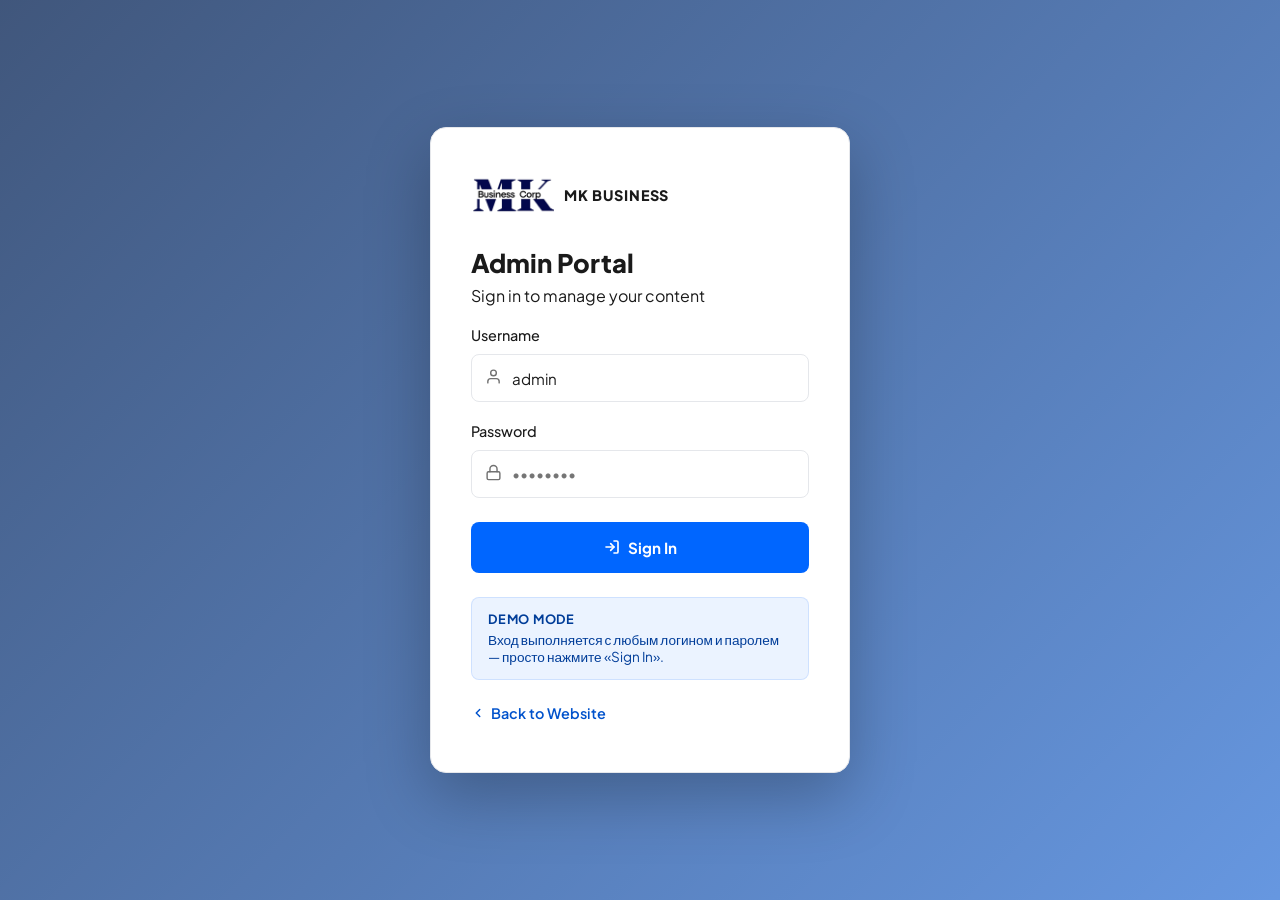
<file: login.html>
<!DOCTYPE html>
<html lang="ru">
<head>
  <meta charset="UTF-8" />
  <meta name="robots" content="noindex, nofollow" />
  <meta name="viewport" content="width=device-width, initial-scale=1.0" />
  <title>Admin Login — MK Business</title>
  <link rel="preconnect" href="https://fonts.googleapis.com" />
  <link href="https://fonts.googleapis.com/css2?family=Plus+Jakarta+Sans:wght@400;500;600;700;800&display=swap" rel="stylesheet" />
  <style>
    :root {
      --bg: #ffffff; --surface: #ffffff; --surface-hover: #f5f7f9;
      --text: #1a1a1a; --text-light: #717171;
      --accent: #0052cc; --accent-bright: #0066ff; --accent-dark: #003d99;
      --accent-soft: rgba(0, 102, 255, 0.08); --accent-glow: rgba(0, 102, 255, 0.12);
      --border: #e5e7eb;
    }
    * { margin: 0; padding: 0; box-sizing: border-box; }
    html, body { min-height: 100%; }
    body {
      font-family: 'Plus Jakarta Sans', -apple-system, BlinkMacSystemFont, sans-serif;
      background:
        linear-gradient(135deg, rgba(0,30,80,0.75) 0%, rgba(0,82,204,0.6) 100%),
        url('https://images.unsplash.com/photo-1497366216548-37526070297c?w=1400&q=80&auto=format&fit=crop') center/cover no-repeat;
      color: var(--text);
      display: flex; align-items: center; justify-content: center;
      padding: 1.25rem; min-height: 100vh;
    }
    .login-container {
      width: 100%; max-width: 420px; background: var(--surface);
      border: 1px solid var(--border); border-radius: 1rem;
      box-shadow: 0 24px 64px rgba(0,0,0,0.25); padding: 3rem 2.5rem;
    }
    .login-brand {
      display: flex; align-items: center; gap: 0.6rem; margin-bottom: 2rem;
      text-decoration: none; color: var(--text); font-weight: 800;
      letter-spacing: 0.06em; text-transform: uppercase; font-size: 0.9rem;
    }
    .login-brand img { height: 38px; width: auto; }
    .login-form h2 { font-size: 1.6rem; margin-bottom: 0.4rem; color: var(--text); font-weight: 800; }
    .login-form > p { color: var(--text-light); margin-bottom: 2rem; font-size: 0.95rem; }
    .login-form { display: grid; gap: 1.25rem; }
    label { display: grid; gap: 0.6rem; font-size: 0.9rem; color: var(--text); font-weight: 500; }
    .input-wrap { position: relative; }
    .input-icon { position: absolute; left: 0.9rem; top: 50%; transform: translateY(-50%); pointer-events: none; }
    .input-icon svg { width: 17px; height: 17px; stroke: var(--text-light); stroke-width: 2; fill: none; stroke-linecap: round; stroke-linejoin: round; }
    input {
      width: 100%; border-radius: 0.5rem; border: 1px solid var(--border);
      background: var(--surface); color: var(--text);
      padding: 0.85rem 1rem 0.85rem 2.5rem; font-size: 0.95rem;
      transition: all 0.2s ease; font-family: inherit;
    }
    input:focus { outline: none; border-color: var(--accent-bright); background: var(--surface-hover); box-shadow: 0 0 0 3px var(--accent-soft); }
    .login-button {
      width: 100%; padding: 1rem; border-radius: 0.5rem; border: none;
      background: var(--accent-bright); color: white; font-weight: 700; font-size: 0.95rem;
      cursor: pointer; transition: all 0.3s ease; margin-top: 0.25rem; font-family: inherit;
      display: flex; align-items: center; justify-content: center; gap: 0.5rem;
    }
    .login-button:hover { background: var(--accent); box-shadow: 0 8px 20px rgba(0,102,255,0.3); transform: translateY(-2px); }
    .login-button:active { transform: translateY(0); }
    .hint-box {
      background: var(--accent-soft); border: 1px solid var(--accent-glow);
      border-radius: 0.5rem; padding: 0.85rem 1rem; font-size: 0.85rem;
      color: var(--accent-dark); margin-top: 0.25rem;
    }
    .hint-box strong { display: block; margin-bottom: 0.25rem; font-size: 0.8rem; text-transform: uppercase; letter-spacing: 0.06em; }
    .back-link {
      display: inline-flex; align-items: center; gap: 0.4rem; margin-top: 1.5rem;
      color: var(--accent); text-decoration: none; font-weight: 600; font-size: 0.9rem; transition: gap 0.2s;
    }
    .back-link:hover { gap: 0.7rem; }
  </style>
</head>
<body>
  <div class="login-container">
    <a href="index.html" class="login-brand">
      <img src="logos/10.png" alt="MK Business" />
      <span>MK Business</span>
    </a>

    <form class="login-form" id="loginForm">
      <div>
        <h2>Admin Portal</h2>
        <p>Sign in to manage your content</p>
      </div>

      <label>
        <span>Username</span>
        <div class="input-wrap">
          <span class="input-icon">
            <svg viewBox="0 0 24 24"><path d="M20 21v-2a4 4 0 0 0-4-4H8a4 4 0 0 0-4 4v2"/><circle cx="12" cy="7" r="4"/></svg>
          </span>
          <input type="text" id="username" placeholder="admin" autocomplete="username" value="admin" />
        </div>
      </label>

      <label>
        <span>Password</span>
        <div class="input-wrap">
          <span class="input-icon">
            <svg viewBox="0 0 24 24"><rect x="3" y="11" width="18" height="11" rx="2" ry="2"/><path d="M7 11V7a5 5 0 0 1 10 0v4"/></svg>
          </span>
          <input type="password" id="password" placeholder="••••••••" autocomplete="current-password" />
        </div>
      </label>

      <button type="submit" class="login-button" id="loginBtn">
        <svg width="16" height="16" viewBox="0 0 24 24" fill="none" stroke="currentColor" stroke-width="2.5" stroke-linecap="round" stroke-linejoin="round"><path d="M15 3h4a2 2 0 0 1 2 2v14a2 2 0 0 1-2 2h-4"/><polyline points="10 17 15 12 10 7"/><line x1="15" y1="12" x2="3" y2="12"/></svg>
        Sign In
      </button>

      <div class="hint-box">
        <strong>Demo mode</strong>
        Вход выполняется с любым логином и паролем — просто нажмите «Sign In».
      </div>
    </form>

    <a href="index.html" class="back-link">
      <svg width="14" height="14" viewBox="0 0 24 24" fill="none" stroke="currentColor" stroke-width="2.5" stroke-linecap="round" stroke-linejoin="round"><polyline points="15 18 9 12 15 6"/></svg>
      Back to Website
    </a>
  </div>

  <!-- ДЕМО-ВХОД: никаких запросов к бэкенду. Любые (или пустые) данные → в админку. -->
  <script>
    function demoLogin() {
      // Токен, который проверяет auth-guard в admin.html
      sessionStorage.setItem('adminToken', 'demo-token-2026');
      // Для приветствия в шапке админки
      var usernameEl = document.getElementById('username');
      localStorage.setItem('username', (usernameEl && usernameEl.value.trim()) || 'admin');
      localStorage.setItem('token', 'demo-token-2026');
      localStorage.setItem('role', 'ROLE_ADMIN');
      window.location.href = 'admin.html';
    }

    document.getElementById('loginForm').addEventListener('submit', function (e) {
      e.preventDefault();
      demoLogin();
    });
    // Подстраховка: вход также по прямому клику на кнопку
    document.getElementById('loginBtn').addEventListener('click', function (e) {
      e.preventDefault();
      demoLogin();
    });
  </script>
</body>
</html>
</file>
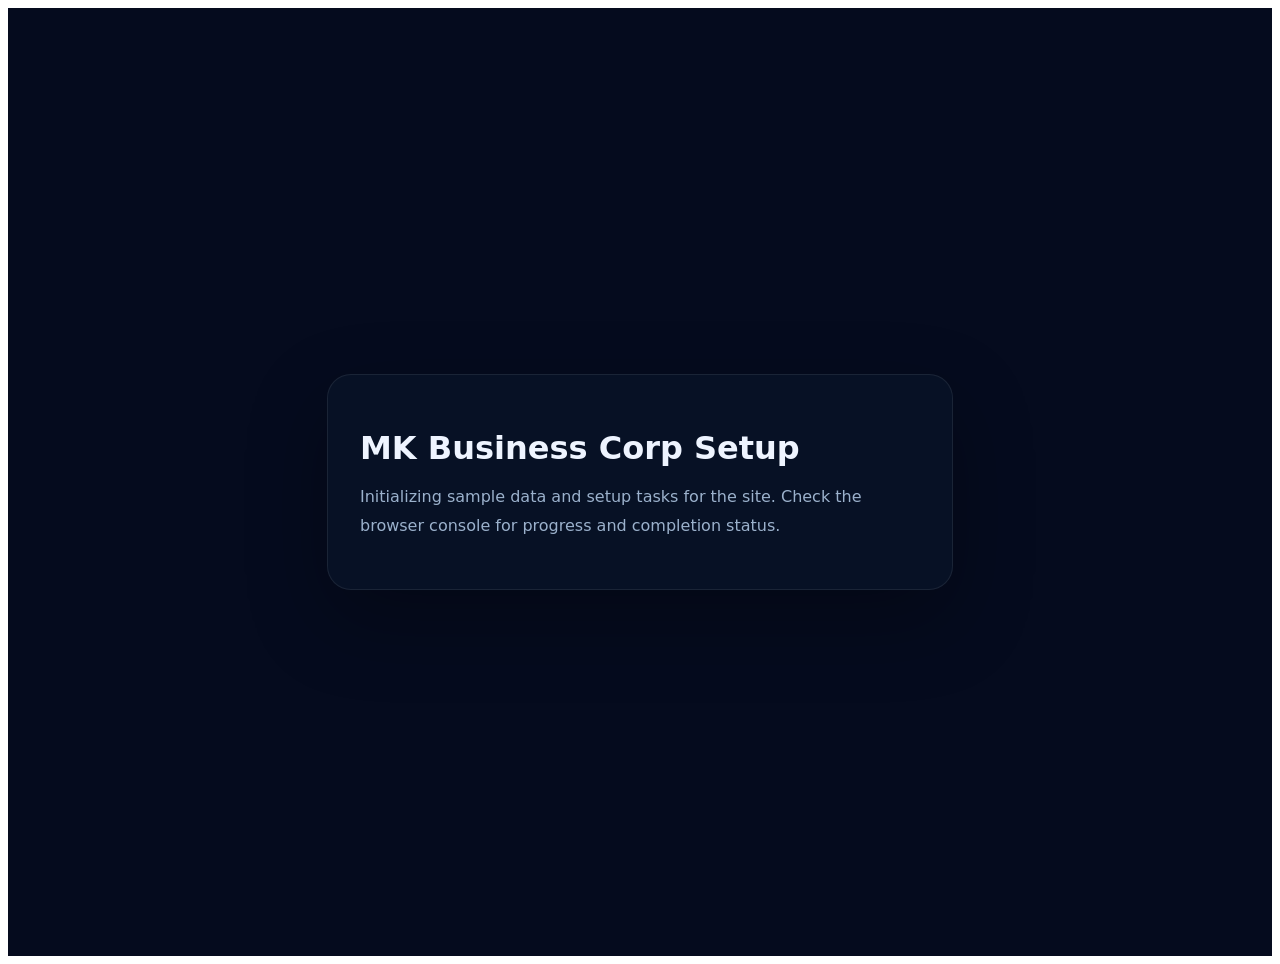
<file: setup.html>
﻿<!DOCTYPE html>
<html lang="en">
<head>
  <meta charset="UTF-8" />
  <meta name="viewport" content="width=device-width, initial-scale=1.0" />
  <title>MK Business Corp Setup</title>
</head>
<body>
  <main style="min-height:100vh;display:flex;align-items:center;justify-content:center;padding:1.5rem;background:#050b1e;color:#eef4ff;font-family:'Inter',system-ui,sans-serif;">
    <div style="max-width:560px;width:100%;background:rgba(8,18,38,0.95);border:1px solid rgba(255,255,255,0.08);border-radius:1.5rem;padding:2rem;box-shadow:0 30px 80px rgba(0,0,0,0.28);">
      <h1 style="font-size:2rem;margin-bottom:1rem;">MK Business Corp Setup</h1>
      <p style="color:#9bb1cc;line-height:1.8;">Initializing sample data and setup tasks for the site. Check the browser console for progress and completion status.</p>
    </div>
  </main>
  <script src="setup.js"></script>
</body>
</html>
</file>
<file: admin-styles.css>
/* ============================================================
   MK BUSINESS ADMIN — MODERN PROFESSIONAL THEME
   Clean layout, high readability, full utility
   ============================================================ */

@import url('https://fonts.googleapis.com/css2?family=Plus+Jakarta+Sans:wght@400;500;600;700;800&display=swap');

:root {
  color-scheme: light;
  --bg:            #f4f6f9;
  --bg-alt:        #eef1f6;
  --surface:       #ffffff;
  --surface-hover: #f8fafc;
  --text:          #111827;
  --text-secondary:#374151;
  --text-light:    #6b7280;
  --muted:         #9ca3af;
  --accent:        #1d4ed8;
  --accent-bright: #2563eb;
  --accent-dark:   #1e3a8a;
  --accent-soft:   rgba(37,99,235,0.09);
  --accent-glow:   rgba(37,99,235,0.18);
  --success:       #059669;
  --success-soft:  rgba(5,150,105,0.1);
  --warning:       #d97706;
  --warning-soft:  rgba(217,119,6,0.1);
  --danger:        #dc2626;
  --danger-soft:   rgba(220,38,38,0.1);
  --info:          #0891b2;
  --info-soft:     rgba(8,145,178,0.1);
  --border:        #e5e7eb;
  --border-soft:   #f3f4f6;
  --shadow-xs:     0 1px 2px rgba(0,0,0,0.04);
  --shadow-sm:     0 2px 6px rgba(0,0,0,0.06);
  --shadow:        0 4px 16px rgba(0,0,0,0.08);
  --shadow-lg:     0 12px 40px rgba(0,0,0,0.12);
  --shadow-xl:     0 24px 60px rgba(0,0,0,0.14);
  --header-h:      64px;
  --nav-h:         52px;
  --radius-sm:     6px;
  --radius:        10px;
  --radius-lg:     14px;
  --radius-xl:     20px;
}

*,*::before,*::after{box-sizing:border-box;margin:0;padding:0}
html{scroll-behavior:smooth;font-size:15px}
body{min-height:100vh;font-family:'Plus Jakarta Sans',-apple-system,BlinkMacSystemFont,'Segoe UI',sans-serif;background:var(--bg);color:var(--text);line-height:1.6;-webkit-font-smoothing:antialiased}
button,input,select,textarea{font:inherit}
img{max-width:100%;display:block}
a{color:var(--accent)}

/* ── LAYOUT ─────────────────────────────────────── */
.admin-container{display:flex;flex-direction:column;min-height:100vh}

/* ── HEADER ─────────────────────────────────────── */
.admin-header{display:flex;align-items:center;justify-content:space-between;gap:1.5rem;padding:0 2rem;height:var(--header-h);background:linear-gradient(135deg, #ffffff 0%, #f8fafc 100%);border-bottom:2px solid var(--accent-soft);box-shadow:var(--shadow-sm);position:sticky;top:0;z-index:100}
.brand,.brand-link{display:inline-flex;align-items:center;gap:0.625rem;font-weight:800;letter-spacing:0.06em;text-transform:uppercase;color:var(--text);font-size:0.8rem;text-decoration:none;white-space:nowrap}
.brand-name{color:var(--text);font-size:0.85rem;font-weight:700;letter-spacing:0.04em}
.brand-logo-img{height:36px;width:auto}
.admin-controls{display:flex;align-items:center;gap:1.25rem}

#adminUser{display:inline-flex;align-items:center;gap:0.5rem;color:var(--text-light);font-size:0.875rem;font-weight:500;padding:0.375rem 0.875rem;background:var(--bg-alt);border-radius:var(--radius);border:1px solid var(--border)}
#adminUser::before{content:'';display:inline-block;width:8px;height:8px;background:var(--success);border-radius:50%;box-shadow:0 0 0 2px var(--success-soft)}

/* ── LANGUAGE DROPDOWN ──────────────────────────── */
.language-dropdown{position:relative}
.lang-toggle{display:inline-flex;align-items:center;gap:0.4rem;background:transparent;border:1px solid var(--border);color:var(--text-secondary);padding:0.5rem 0.875rem;border-radius:var(--radius);cursor:pointer;font-size:0.85rem;font-weight:600;transition:all 0.18s ease}
.lang-toggle::after{content:'▾';font-size:0.7rem;opacity:0.6}
.lang-toggle:hover{background:var(--bg-alt);border-color:var(--accent);color:var(--accent)}
.lang-menu{position:absolute;top:calc(100% + 6px);right:0;background:var(--surface);border:1px solid var(--border);border-radius:var(--radius-lg);box-shadow:var(--shadow-lg);display:none;min-width:160px;overflow:hidden;z-index:200}
.lang-menu.active{display:block}
.lang-option{width:100%;padding:0.7rem 1.1rem;border:none;background:transparent;color:var(--text-secondary);text-align:left;cursor:pointer;font-size:0.875rem;font-weight:500;transition:background 0.15s,color 0.15s}
.lang-option:hover{background:var(--accent-soft);color:var(--accent)}

/* ── LOGOUT ─────────────────────────────────────── */
.logout-btn{display:inline-flex;align-items:center;gap:0.4rem;padding:0.5rem 1rem;background:var(--danger-soft);color:var(--danger);border:1px solid rgba(220,38,38,0.2);border-radius:var(--radius);cursor:pointer;font-weight:700;font-size:0.82rem;transition:all 0.18s ease;letter-spacing:0.01em}
.logout-btn:hover{background:var(--danger);color:#fff;border-color:var(--danger)}

/* ── TAB NAV ────────────────────────────────────── */
.admin-nav{display:flex;gap:0;padding:0 1.5rem;background:linear-gradient(90deg, var(--surface) 0%, rgba(248,250,252,0.95) 100%);border-bottom:2px solid var(--accent-soft);overflow-x:auto;-ms-overflow-style:none;scrollbar-width:none;position:sticky;top:var(--header-h);z-index:90}
.admin-nav::-webkit-scrollbar{display:none}
.nav-btn{position:relative;padding:0 1.25rem;height:var(--nav-h);background:transparent;border:none;color:var(--text-light);font-weight:600;cursor:pointer;border-bottom:3px solid transparent;margin-bottom:-2px;transition:color 0.18s,border-color 0.18s;font-size:0.875rem;white-space:nowrap;display:inline-flex;align-items:center;gap:0.4rem}
.nav-btn:hover{color:var(--accent)}
.nav-btn.active{color:var(--accent);border-bottom-color:var(--accent);font-weight:700}

/* ── MAIN ───────────────────────────────────────── */
.admin-main{flex:1;padding:2rem 2.5rem;background:var(--bg);max-width:1400px;width:100%;margin:0 auto;box-sizing:border-box}
.tab-content{display:none}
.tab-content.active{display:block}

/* ── TAB HEADER ─────────────────────────────────── */
.tab-header{display:flex;align-items:center;justify-content:space-between;margin-bottom:1.75rem;flex-wrap:wrap;gap:1rem}
.tab-header h2{font-size:1.5rem;color:var(--accent);font-weight:800;letter-spacing:-0.02em;text-shadow:0 1px 2px rgba(37,99,235,0.1)}
.tab-actions{display:flex;gap:0.625rem;flex-wrap:wrap}

/* ── BUTTONS ────────────────────────────────────── */
.action-btn{display:inline-flex;align-items:center;gap:0.4rem;padding:0.6rem 1.2rem;background:linear-gradient(135deg, var(--surface) 0%, rgba(248,250,252,0.7) 100%);border:1.5px solid var(--accent-soft);color:var(--accent);border-radius:var(--radius);cursor:pointer;font-weight:600;font-size:0.82rem;transition:all 0.2s ease;white-space:nowrap}
.action-btn:hover{background:var(--accent-soft);border-color:var(--accent);color:var(--accent);transform:translateY(-1px);box-shadow:var(--shadow-sm)}
.action-btn.primary{background:linear-gradient(135deg, var(--accent) 0%, var(--accent-bright) 100%);color:white;border-color:transparent;box-shadow:var(--shadow-sm)}
.action-btn.primary:hover{background:linear-gradient(135deg, var(--accent-dark) 0%, var(--accent) 100%);box-shadow:var(--shadow)}
.soft-btn{display:inline-flex;align-items:center;gap:0.35rem;padding:0.4rem 0.875rem;background:var(--bg-alt);border:1px solid var(--border);color:var(--text-secondary);border-radius:var(--radius-sm);cursor:pointer;font-size:0.8rem;font-weight:600;transition:all 0.15s}
.soft-btn:hover{background:var(--accent-soft);border-color:var(--accent);color:var(--accent)}

/* ── SUMMARY CARDS ──────────────────────────────── */
.summary-grid{display:grid;grid-template-columns:repeat(auto-fit,minmax(200px,1fr));gap:1.25rem;margin-bottom:1.75rem}
.summary-card{background:linear-gradient(135deg, var(--surface) 0%, rgba(248,250,252,0.5) 100%);border:1.5px solid var(--accent-soft);border-radius:var(--radius-lg);padding:1.5rem;box-shadow:var(--shadow-sm);display:flex;flex-direction:column;gap:0.4rem;transition:box-shadow 0.3s,transform 0.3s,border-color 0.3s}
.summary-card:hover{box-shadow:var(--shadow);transform:translateY(-2px);border-color:var(--accent)}
.summary-label{font-size:0.78rem;font-weight:700;text-transform:uppercase;letter-spacing:0.07em;color:var(--text-light)}
.summary-card strong{font-size:2rem;font-weight:800;color:var(--accent);line-height:1.1;letter-spacing:-0.03em}
.summary-card.small strong{font-size:1.6rem}

/* ── CONTROLS/FILTERS ───────────────────────────── */
.controls-grid{display:grid;grid-template-columns:2fr 1.5fr 1fr auto;gap:1rem;align-items:end;margin-bottom:1.5rem;background:linear-gradient(135deg, var(--surface) 0%, rgba(248,250,252,0.5) 100%);border:1.5px solid var(--accent-soft);border-radius:var(--radius-lg);padding:1.5rem;box-shadow:var(--shadow-sm)}
.filter-group{display:flex;flex-direction:column;gap:0.4rem}
.filter-group label{font-size:0.78rem;font-weight:700;text-transform:uppercase;letter-spacing:0.06em;color:var(--text-light)}
.date-row{display:flex;align-items:center;gap:0.5rem}
.date-row span{color:var(--text-light);font-size:0.82rem;white-space:nowrap}

/* ── FORM INPUTS ────────────────────────────────── */
input,select,textarea{width:100%;padding:0.6rem 0.875rem;border:1.5px solid var(--border);border-radius:var(--radius);background:var(--surface);color:var(--text);font-size:0.875rem;transition:border-color 0.18s,box-shadow 0.18s;line-height:1.5}
input:focus,select:focus,textarea:focus{outline:none;border-color:var(--accent-bright);box-shadow:0 0 0 3px var(--accent-soft);background:#fff}
input::placeholder{color:var(--muted)}
select{appearance:none;background-image:url("data:image/svg+xml;charset=UTF-8,%3csvg xmlns='http://www.w3.org/2000/svg' viewBox='0 0 24 24' fill='none' stroke='%236b7280' stroke-width='2'%3e%3cpolyline points='6 9 12 15 18 9'%3e%3c/polyline%3e%3c/svg%3e");background-repeat:no-repeat;background-position:right 0.75rem center;background-size:1.1em;padding-right:2.25rem;cursor:pointer}
textarea{min-height:110px;resize:vertical;font-family:inherit}

/* ── LIST CARDS ─────────────────────────────────── */
.list-stack{display:flex;flex-direction:column;gap:0.875rem}
.list-card{background:linear-gradient(135deg, var(--surface) 0%, rgba(248,250,252,0.3) 100%);border:1.5px solid var(--border);border-radius:var(--radius-lg);padding:1.5rem;box-shadow:var(--shadow-sm);transition:box-shadow 0.3s,border-color 0.3s,transform 0.3s}
.list-card:hover{box-shadow:var(--shadow);border-color:var(--accent-soft);transform:translateY(-1px)}
.contact-card{border-left:3px solid transparent}
.contact-card:hover{border-left-color:var(--accent)}

/* ── CONTACT CARD PARTS ─────────────────────────── */
.contact-header{display:flex;justify-content:space-between;align-items:flex-start;gap:1rem;margin-bottom:0.875rem;flex-wrap:wrap}
.contact-name{font-weight:700;color:var(--text);font-size:1rem;line-height:1.3}
.contact-email{color:var(--accent);font-size:0.85rem;font-weight:500;margin-top:0.15rem}

/* Status badges */
.status-badge{display:inline-flex;align-items:center;gap:0.3rem;padding:0.25rem 0.75rem;border-radius:999px;font-size:0.75rem;font-weight:700;letter-spacing:0.04em;text-transform:uppercase}
.status-NEW{background:var(--info-soft);color:var(--info)}
.status-READ{background:var(--success-soft);color:var(--success)}
.status-CLOSED{background:var(--bg-alt);color:var(--text-light);border:1px solid var(--border)}
.timestamp{color:var(--text-light);font-size:0.8rem;font-weight:500}

/* ── RESULT/ACHIEVEMENT ─────────────────────────── */
.result-card{display:flex;align-items:flex-start;justify-content:space-between;gap:1.5rem;flex-wrap:wrap}
.result-type-badge{display:inline-block;font-size:0.7rem;font-weight:800;text-transform:uppercase;letter-spacing:0.1em;color:var(--accent);margin-bottom:0.375rem}
.result-title{font-size:1rem;font-weight:700;color:var(--text);margin-bottom:0.375rem}
.result-value{font-size:1.5rem;font-weight:800;color:var(--accent);margin-bottom:0.75rem;letter-spacing:-0.02em}
.result-description{color:var(--text-light);font-size:0.875rem;line-height:1.6}

/* ── FEEDBACK CARDS ─────────────────────────────── */
.feedback-card{display:flex;align-items:flex-start;justify-content:space-between;gap:1.5rem;flex-wrap:wrap}
.feedback-author{font-size:1.05rem;font-weight:700;color:var(--text)}
.feedback-meta{color:var(--text-light);font-size:0.85rem;margin:0.25rem 0 0.875rem}
.feedback-text{color:var(--text-secondary);font-size:0.9rem;line-height:1.65;font-style:italic;padding:0.75rem 1rem;background:var(--bg);border-radius:var(--radius);border-left:3px solid var(--accent-glow)}

/* ── LEARNING CARDS ─────────────────────────────── */
.learning-card{display:flex;align-items:flex-start;justify-content:space-between;gap:1.5rem;flex-wrap:wrap}
.learning-title{font-size:1rem;font-weight:700;color:var(--text)}
.learning-meta{color:var(--text-light);font-size:0.85rem;margin:0.25rem 0 0.625rem}

/* ── EMPTY / LOADING ────────────────────────────── */
.empty-state,.loading{display:flex;flex-direction:column;align-items:center;justify-content:center;gap:0.75rem;min-height:240px;border-radius:var(--radius-xl);background:var(--surface);border:2px dashed var(--border);color:var(--text-light);text-align:center;padding:3rem 2rem}
.empty-state h3,.loading h3{font-size:1.05rem;font-weight:700;color:var(--text-secondary)}
.empty-state p,.loading p{font-size:0.875rem;color:var(--muted);max-width:360px}

/* ── USERS TABLE ────────────────────────────────── */
.users-table-wrap{background:var(--surface);border:1px solid var(--border);border-radius:var(--radius-xl);overflow:hidden;box-shadow:var(--shadow-xs)}
table{width:100%;border-collapse:collapse;font-size:0.875rem}
thead{background:var(--bg-alt);border-bottom:2px solid var(--border)}
th{padding:0.875rem 1.25rem;text-align:left;font-weight:700;font-size:0.75rem;text-transform:uppercase;letter-spacing:0.07em;color:var(--text-light);white-space:nowrap}
td{padding:0.875rem 1.25rem;border-bottom:1px solid var(--border-soft);color:var(--text-secondary);vertical-align:middle}
tbody tr:last-child td{border-bottom:none}
tbody tr:hover{background:var(--surface-hover)}
td.td-name{font-weight:600;color:var(--text)}
td.td-email{color:var(--accent)}
td.td-count{font-weight:700;color:var(--text)}
td.td-date{color:var(--text-light);font-size:0.82rem}

/* ── MODALS ─────────────────────────────────────── */
.modal{position:fixed;inset:0;display:none;align-items:center;justify-content:center;background:rgba(17,24,39,0.45);backdrop-filter:blur(4px);padding:1.5rem;z-index:300}
.modal.active{display:flex}
.modal-content{width:100%;max-width:520px;background:linear-gradient(135deg, var(--surface) 0%, rgba(248,250,252,0.7) 100%);border-radius:var(--radius-xl);overflow:hidden;border:1.5px solid var(--accent-soft);box-shadow:var(--shadow-xl);animation:slideUp 0.22s ease}
@keyframes slideUp{from{opacity:0;transform:translateY(16px) scale(0.98)}to{opacity:1;transform:translateY(0) scale(1)}}
.modal-header{display:flex;justify-content:space-between;align-items:center;gap:1rem;padding:1.375rem 1.75rem;background:var(--bg-alt);border-bottom:1px solid var(--border)}
.modal-header h3{font-size:1.1rem;font-weight:800;color:var(--text)}
.close-modal{display:flex;align-items:center;justify-content:center;width:2rem;height:2rem;border-radius:var(--radius-sm);background:transparent;border:none;cursor:pointer;font-size:1.4rem;line-height:1;color:var(--text-light);transition:all 0.15s}
.close-modal:hover{background:var(--danger-soft);color:var(--danger)}

.result-form{padding:1.75rem;display:flex;flex-direction:column;gap:1.25rem}
.form-group{display:flex;flex-direction:column;gap:0.4rem}
.form-group label{font-size:0.8rem;font-weight:700;text-transform:uppercase;letter-spacing:0.06em;color:var(--text-light)}
.form-actions{display:flex;gap:0.75rem;justify-content:flex-end;padding-top:0.5rem;border-top:1px solid var(--border-soft)}
.save-btn{padding:0.65rem 1.5rem;background:var(--accent);color:white;border:none;border-radius:var(--radius);cursor:pointer;font-weight:700;font-size:0.875rem;transition:background 0.18s}
.save-btn:hover{background:var(--accent-dark)}
.cancel-btn{padding:0.65rem 1.25rem;background:transparent;color:var(--text-light);border:1px solid var(--border);border-radius:var(--radius);cursor:pointer;font-weight:600;font-size:0.875rem;transition:all 0.15s}
.cancel-btn:hover{background:var(--bg-alt);color:var(--text)}

/* ── SECTIONS TAB ───────────────────────────────── */
.section-intro-text{color:var(--text-secondary);font-size:0.875rem;margin-bottom:1.5rem;background:var(--surface);border:1px solid var(--border);border-radius:var(--radius);padding:1rem 1.25rem;border-left:3px solid var(--accent-bright);line-height:1.6}
#sectionsList{display:grid;gap:0.875rem;max-width:680px}

/* ── ALERTS ─────────────────────────────────────── */
.alert{display:flex;align-items:flex-start;gap:0.75rem;padding:0.875rem 1.125rem;border-radius:var(--radius);margin-bottom:1.25rem;font-size:0.875rem;line-height:1.5}
.alert-success{background:var(--success-soft);color:#065f46;border:1px solid rgba(5,150,105,0.2)}
.alert-error{background:var(--danger-soft);color:#7f1d1d;border:1px solid rgba(220,38,38,0.2)}
.alert-warning{background:var(--warning-soft);color:#78350f;border:1px solid rgba(217,119,6,0.2)}
.alert-info{background:var(--info-soft);color:#164e63;border:1px solid rgba(8,145,178,0.2)}

/* ── TOAST ──────────────────────────────────────── */
#sectionNotice{position:fixed;bottom:2rem;right:2rem;background:var(--text);color:#fff;padding:0.75rem 1.375rem;border-radius:var(--radius-lg);font-size:0.875rem;font-weight:600;z-index:9999;box-shadow:var(--shadow-lg);transition:opacity 0.3s,transform 0.3s}

/* ── RESPONSIVE ─────────────────────────────────── */
@media(max-width:1024px){
  .admin-main{padding:1.75rem 1.5rem}
  .controls-grid{grid-template-columns:1fr 1fr}
  .controls-grid .soft-btn{grid-column:1/-1;justify-self:start}
}
@media(max-width:768px){
  .admin-header{padding:0 1.25rem;gap:0.75rem}
  .brand-name{display:none}
  .admin-controls{gap:0.625rem}
  #adminUser{display:none}
  .admin-nav{padding:0 0.75rem}
  .nav-btn{padding:0 0.875rem;font-size:0.82rem}
  .admin-main{padding:1.25rem 1rem}
  .tab-header h2{font-size:1.25rem}
  .summary-grid{grid-template-columns:1fr 1fr}
  .controls-grid{grid-template-columns:1fr;padding:1rem}
  .result-card,.feedback-card,.learning-card{flex-direction:column;gap:1rem}
  .modal-content{max-width:100%;border-radius:var(--radius-lg)}
  .result-form{padding:1.25rem}
  #sectionsList{max-width:100%}
  table{font-size:0.8rem}
  th,td{padding:0.75rem 0.875rem}
}
@media(max-width:480px){
  .admin-header{flex-wrap:wrap;height:auto;padding:0.75rem 1rem}
  .summary-grid{grid-template-columns:1fr}
  .tab-actions{flex-direction:column;width:100%}
  .action-btn{justify-content:center}
}

/* ============================================================
   DASHBOARD (Панель управления) — премиум CRM-стиль
   ============================================================ */
#dashboard-section { animation: dashFade 0.5s ease both; }
@keyframes dashFade { from { opacity: 0; transform: translateY(8px); } to { opacity: 1; transform: none; } }

.dash-period {
  display: inline-flex; align-items: center; gap: 0.4rem;
  padding: 0.5rem 1rem; border-radius: 999px;
  background: var(--accent-soft); color: var(--accent);
  font-size: 0.8rem; font-weight: 700; border: 1px solid var(--accent-glow);
}

/* ── KPI карточки ───────────────────────────────────────── */
.dash-kpi-grid {
  display: grid; grid-template-columns: repeat(4, 1fr);
  gap: 1.25rem; margin-bottom: 1.5rem;
}
.dash-kpi {
  position: relative; overflow: hidden;
  background: var(--surface);
  border: 1px solid var(--border);
  border-radius: var(--radius-lg);
  padding: 1.5rem;
  box-shadow: var(--shadow-sm);
  transition: box-shadow 0.3s, transform 0.3s, border-color 0.3s;
}
.dash-kpi::after {
  content: ''; position: absolute; right: -30px; top: -30px;
  width: 110px; height: 110px; border-radius: 50%;
  background: var(--accent-soft); opacity: 0.5; pointer-events: none;
}
.dash-kpi:hover { box-shadow: var(--shadow-lg); transform: translateY(-4px); border-color: var(--accent-glow); }
.dash-kpi-top { display: flex; align-items: center; justify-content: space-between; margin-bottom: 1rem; position: relative; z-index: 1; }
.dash-kpi-icon {
  width: 48px; height: 48px; border-radius: 14px;
  display: inline-flex; align-items: center; justify-content: center;
  color: #fff; box-shadow: var(--shadow-sm);
}
.dash-kpi-icon svg { width: 24px; height: 24px; }
.icon-blue   { background: linear-gradient(135deg, #2563eb, #1d4ed8); }
.icon-violet { background: linear-gradient(135deg, #8b5cf6, #6d28d9); }
.icon-cyan   { background: linear-gradient(135deg, #06b6d4, #0891b2); }
.icon-green  { background: linear-gradient(135deg, #10b981, #059669); }

.dash-trend {
  font-size: 0.75rem; font-weight: 700; padding: 0.3rem 0.6rem;
  border-radius: 999px; white-space: nowrap;
}
.dash-trend.up   { color: var(--success); background: var(--success-soft); }
.dash-trend.flat { color: var(--info);    background: var(--info-soft); }

.dash-kpi-value {
  font-size: 2.1rem; font-weight: 800; letter-spacing: -0.03em;
  color: var(--text); line-height: 1.05; position: relative; z-index: 1;
}
.dash-kpi-label { margin-top: 0.4rem; font-size: 0.875rem; color: var(--text-light); font-weight: 600; }
.dash-kpi-foot { margin-top: 0.65rem; font-size: 0.78rem; font-weight: 700; }
.dash-kpi-foot.up   { color: var(--success); }
.dash-kpi-foot.flat { color: var(--info); }

/* ── Сетка «график + активность» ────────────────────────── */
.dash-grid-2 {
  display: grid; grid-template-columns: 1.6fr 1fr;
  gap: 1.25rem; align-items: stretch;
}
.dash-card {
  background: var(--surface); border: 1px solid var(--border);
  border-radius: var(--radius-lg); padding: 1.5rem 1.75rem;
  box-shadow: var(--shadow-sm);
}
.dash-card-head { display: flex; align-items: center; justify-content: space-between; margin-bottom: 1.5rem; }
.dash-card-head h3 { font-size: 1.05rem; font-weight: 800; color: var(--text); }
.dash-legend {
  font-size: 0.75rem; font-weight: 700; color: var(--accent);
  background: var(--accent-soft); padding: 0.3rem 0.7rem; border-radius: 999px;
}

/* ── Имитация столбчатого графика ───────────────────────── */
.dash-bars {
  position: relative; display: flex; gap: 0.75rem;
  align-items: flex-end; height: 260px; padding: 0; box-sizing: border-box;
}
.dash-bar-col {
  position: relative; flex: 1; height: 100%; box-sizing: border-box;
  padding: 28px 0 26px;
  display: flex; align-items: flex-end; justify-content: center;
}
.dash-bar {
  width: 64%; max-width: 48px; height: var(--h); min-height: 8px;
  border-radius: 10px 10px 5px 5px;
  background: linear-gradient(180deg, #60a5fa 0%, #2563eb 100%);
  transform-origin: bottom; animation: growBar 0.9s cubic-bezier(0.16, 1, 0.3, 1) both;
  box-shadow: 0 6px 14px rgba(37, 99, 235, 0.25);
  transition: filter 0.25s;
}
.dash-bar.tallest { background: linear-gradient(180deg, #34d399 0%, #059669 100%); box-shadow: 0 6px 14px rgba(5, 150, 105, 0.3); }
.dash-bar-col:hover .dash-bar { filter: brightness(1.08) saturate(1.1); }
.dash-bar-val {
  position: absolute; top: 4px; left: 0; right: 0; text-align: center;
  font-size: 0.72rem; font-weight: 800; color: var(--text-secondary);
}
.dash-bar-label {
  position: absolute; bottom: 4px; left: 0; right: 0; text-align: center;
  font-size: 0.72rem; font-weight: 600; color: var(--muted);
}
@keyframes growBar { from { transform: scaleY(0); } to { transform: scaleY(1); } }

/* ── Последняя активность ───────────────────────────────── */
.dash-activity { list-style: none; margin: 0; padding: 0; display: flex; flex-direction: column; }
.dash-act {
  display: flex; align-items: center; gap: 0.85rem;
  padding: 0.85rem 0; border-bottom: 1px solid var(--border-soft);
}
.dash-act:last-child { border-bottom: none; }
.dash-act-dot { flex: 0 0 auto; width: 10px; height: 10px; border-radius: 50%; box-shadow: 0 0 0 4px var(--surface-hover); }
.dash-act-dot.success { background: var(--success); }
.dash-act-dot.warning { background: var(--warning); }
.dash-act-body { flex: 1; display: flex; flex-direction: column; gap: 0.15rem; min-width: 0; }
.dash-act-title { font-size: 0.875rem; font-weight: 600; color: var(--text); overflow: hidden; text-overflow: ellipsis; white-space: nowrap; }
.dash-act-time { font-size: 0.75rem; color: var(--muted); }
.dash-status {
  flex: 0 0 auto; font-size: 0.7rem; font-weight: 700;
  padding: 0.3rem 0.65rem; border-radius: 999px; white-space: nowrap;
}
.dash-status.success    { color: var(--success); background: var(--success-soft); }
.dash-status.processing { color: var(--warning); background: var(--warning-soft); }

/* ── Адаптив ─────────────────────────────────────────────── */
@media (max-width: 1024px) {
  .dash-grid-2 { grid-template-columns: 1fr; }
  .dash-kpi-grid { grid-template-columns: repeat(2, 1fr); }
}
@media (max-width: 560px) {
  .dash-kpi-grid { grid-template-columns: 1fr; }
  .dash-bars { height: 200px; }
  .dash-kpi-value { font-size: 1.8rem; }
}
</file>
<file: styles.css>
/* ===============================================
   MK BUSINESS - ADVANCED MODERN DESIGN SYSTEM
   Enhanced with Glassmorphism, Advanced Animations & Micro-interactions
   Color Scheme: Sophisticated Blue Palette with Gradients
   Style: Premium, Professional, Cutting-edge
   =============================================== */

:root {
  color-scheme: light;
  --bg: #ffffff;
  --bg-alt: #f8fafc;
  --bg-secondary: #f1f5f9;
  --bg-gradient: linear-gradient(135deg, #ffffff 0%, #f8fafc 100%);
  --surface: rgba(255, 255, 255, 0.95);
  --surface-glass: rgba(255, 255, 255, 0.85);
  --surface-hover: rgba(255, 255, 255, 0.98);
  --text: #0f172a;
  --text-secondary: #475569;
  --text-light: #64748b;
  --muted: #94a3b8;
  --accent: #0052cc;
  --accent-bright: #0066ff;
  --accent-dark: #003d99;
  --accent-gradient: linear-gradient(135deg, #1e40af 0%, #2563eb 50%, #3b82f6 100%);
  --accent-soft: rgba(37, 99, 235, 0.08);
  --accent-glow: rgba(37, 99, 235, 0.15);
  --border: #e2e8f0;
  --border-soft: #f1f5f9;
  --shadow-sm: 0 1px 2px 0 rgba(0, 0, 0, 0.05);
  --shadow: 0 1px 3px 0 rgba(0, 0, 0, 0.1), 0 1px 2px 0 rgba(0, 0, 0, 0.06);
  --shadow-lg: 0 10px 15px -3px rgba(0, 0, 0, 0.1), 0 4px 6px -2px rgba(0, 0, 0, 0.05);
  --shadow-xl: 0 20px 25px -5px rgba(0, 0, 0, 0.1), 0 10px 10px -5px rgba(0, 0, 0, 0.04);
  --shadow-2xl: 0 25px 50px -12px rgba(0, 0, 0, 0.25);
  --backdrop-blur: blur(12px);
  --border-radius: 12px;
  --border-radius-lg: 16px;
  --transition: all 0.3s cubic-bezier(0.4, 0, 0.2, 1);
}

* {
  margin: 0;
  padding: 0;
  box-sizing: border-box;
}

html {
  scroll-behavior: smooth;
}

body {
  min-height: 100vh;
  font-family: 'Plus Jakarta Sans', -apple-system, BlinkMacSystemFont, "Segoe UI", "Roboto", "Oxygen", "Ubuntu", "Cantarell", sans-serif;
  background: var(--bg-gradient);
  color: var(--text);
  line-height: 1.6;
  -webkit-font-smoothing: antialiased;
  -moz-osx-font-smoothing: grayscale;
  position: relative;
  overflow-x: hidden;
}

body::before {
  content: '';
  position: fixed;
  inset: 0;
  background-image:
    radial-gradient(circle at 25% 25%, rgba(0, 102, 255, 0.02) 0%, transparent 50%),
    radial-gradient(circle at 75% 75%, rgba(0, 82, 204, 0.02) 0%, transparent 50%);
  pointer-events: none;
  z-index: -1;
}

button,
input,
select,
textarea {
  font: inherit;
}

img {
  max-width: 100%;
  display: block;
}

/* Advanced backdrop blur utility */
.glass-effect {
  background: var(--surface-glass);
  backdrop-filter: var(--backdrop-blur);
  -webkit-backdrop-filter: var(--backdrop-blur);
  border: 1px solid rgba(255, 255, 255, 0.2);
}

/* =============== HEADER & NAVIGATION =============== */

.site-header {
  position: sticky;
  top: 0;
  z-index: 50;
  display: flex;
  flex-wrap: wrap;
  align-items: center;
  justify-content: space-between;
  gap: 2rem;
  padding: 1.2rem 2rem;
  background: var(--surface-glass);
  backdrop-filter: var(--backdrop-blur);
  -webkit-backdrop-filter: var(--backdrop-blur);
  border-bottom: 1px solid rgba(255, 255, 255, 0.2);
  box-shadow: var(--shadow-sm);
  transition: var(--transition);
}

.site-header.scrolled {
  background: var(--surface);
  backdrop-filter: var(--backdrop-blur);
  -webkit-backdrop-filter: var(--backdrop-blur);
  box-shadow: var(--shadow-lg);
  border-bottom: 1px solid var(--border);
}

.brand,
.footer-brand,
.brand-link {
  display: inline-flex;
  align-items: center;
  gap: 0.75rem;
  font-weight: 800;
  letter-spacing: 0.08em;
  text-transform: uppercase;
  color: var(--text);
  font-size: 0.9rem;
  text-decoration: none;
  transition: var(--transition);
  position: relative;
}

.brand:hover {
  transform: translateY(-1px);
}

.brand-mark {
  display: inline-flex;
  align-items: center;
  justify-content: center;
  width: 2.2rem;
  height: 2.2rem;
  border-radius: var(--border-radius);
  background: var(--accent-gradient);
  color: white;
  font-weight: 900;
  font-size: 0.9rem;
  box-shadow: var(--shadow-lg);
  transition: var(--transition);
  animation: float 6s ease-in-out infinite;
}

.brand-mark:hover {
  transform: scale(1.1) rotate(5deg);
  box-shadow: var(--shadow-xl);
  animation-play-state: paused;
}

.site-nav {
  display: flex;
  flex-wrap: wrap;
  gap: 2rem;
  align-items: center;
  justify-content: flex-end;
  flex: 1;
}

.nav-link {
  color: var(--text);
  text-decoration: none;
  font-weight: 500;
  font-size: 0.95rem;
  transition: var(--transition);
  position: relative;
  padding: 0.65rem 0;
}

.nav-link::after {
  content: '';
  position: absolute;
  bottom: 0;
  left: 0;
  width: 0;
  height: 2px;
  background: var(--accent-gradient);
  transition: var(--transition);
  border-radius: 1px;
}

.nav-link:hover,
.nav-link.active {
  color: var(--accent);
}

.nav-link:hover {
  transform: translateY(-1px);
}

.nav-link:hover::after,
.nav-link.active::after {
  width: 100%;
}

.header-actions {
  display: flex;
  align-items: center;
  gap: 1rem;
}

.language-dropdown {
  position: relative;
}

.lang-toggle {
  background: var(--surface-glass);
  backdrop-filter: var(--backdrop-blur);
  -webkit-backdrop-filter: var(--backdrop-blur);
  border: 1px solid rgba(255, 255, 255, 0.2);
  color: var(--text);
  padding: 0.65rem 0.95rem;
  border-radius: var(--border-radius);
  cursor: pointer;
  font-size: 0.9rem;
  font-weight: 500;
  transition: var(--transition);
  box-shadow: var(--shadow-sm);
}

.lang-toggle:hover {
  background: var(--surface-hover);
  border-color: var(--accent-glow);
  transform: translateY(-1px);
  box-shadow: var(--shadow);
}

.lang-menu {
  position: absolute;
  top: calc(100% + 0.5rem);
  right: 0;
  background: var(--surface-glass);
  backdrop-filter: var(--backdrop-blur);
  -webkit-backdrop-filter: var(--backdrop-blur);
  border: 1px solid rgba(255, 255, 255, 0.2);
  border-radius: var(--border-radius);
  box-shadow: var(--shadow-xl);
  display: none;
  min-width: 150px;
  overflow: hidden;
  z-index: 100;
}

.lang-menu.active {
  display: block;
  animation: slideDown 0.2s ease-out;
}

@keyframes slideDown {
  from {
    opacity: 0;
    transform: translateY(-10px);
  }
  to {
    opacity: 1;
    transform: translateY(0);
  }
}

.lang-option {
  width: 100%;
  padding: 0.75rem 1rem;
  border: none;
  background: transparent;
  color: var(--text);
  text-align: left;
  cursor: pointer;
  font-size: 0.9rem;
  transition: var(--transition);
}

.lang-option:hover {
  background: var(--accent-soft);
  color: var(--accent);
  transform: translateX(4px);
}

/* =============== HERO SECTION =============== */

.hero {
  min-height: calc(100vh - 80px);
  display: grid;
  place-items: center;
  padding: 5rem 2rem;
  text-align: center;
  position: relative;
  overflow: hidden;
  background:
    linear-gradient(135deg, rgba(0, 30, 80, 0.85) 0%, rgba(0, 82, 204, 0.75) 50%, rgba(0, 102, 255, 0.65) 100%),
    url('logos/main.jpg') center/cover no-repeat;
  background-size: cover;
  background-position: center;
  color: white;
  background-attachment: fixed;
  box-shadow: inset 0 0 100px rgba(0, 102, 255, 0.1);
}

.hero::before {
  content: '';
  position: absolute;
  inset: 0;
  background:
    radial-gradient(circle at 20% 80%, rgba(0, 102, 255, 0.3) 0%, transparent 50%),
    radial-gradient(circle at 80% 20%, rgba(255, 255, 255, 0.1) 0%, transparent 50%),
    linear-gradient(45deg, rgba(0, 0, 0, 0.1) 0%, transparent 100%);
  animation: float 20s ease-in-out infinite;
  pointer-events: none;
}

@keyframes hero-float {
  0%, 100% { transform: translateY(0px) rotate(0deg); }
  33% { transform: translateY(-10px) rotate(1deg); }
  66% { transform: translateY(5px) rotate(-1deg); }
}

.hero-copy {
  position: relative;
  z-index: 1;
  max-width: 900px;
  animation: fadeInUp 1s ease-out 0.2s both;
}

.hero-copy p {
  max-width: 680px;
  margin: 0.75rem auto 0;
  color: rgba(255, 255, 255, 0.88);
  line-height: 1.8;
}

.eyebrow {
  display: inline-block;
  margin-bottom: 1.5rem;
  color: rgba(255, 255, 255, 0.9);
  text-transform: uppercase;
  letter-spacing: 0.12em;
  font-size: 0.8rem;
  font-weight: 700;
  background: rgba(255, 255, 255, 0.1);
  backdrop-filter: blur(10px);
  padding: 0.5rem 1rem;
  border-radius: 2rem;
  border: 1px solid rgba(255, 255, 255, 0.2);
}

.hero h1 {
  font-size: clamp(0.9rem, 2vw, 1.3rem);
  line-height: 1.1;
  margin-bottom: 1.5rem;
  letter-spacing: -0.02em;
  font-weight: 800;
  color: white;
  text-shadow: 0 2px 4px rgba(0, 0, 0, 0.3);
  animation: slideInFromLeft 1s ease-out 0.4s both;
  max-width: 100%;
  word-wrap: break-word;
  hyphens: auto;
}

@keyframes slideInFromLeft {
  from {
    opacity: 0;
    transform: translateX(-50px);
  }
  to {
    opacity: 1;
    transform: translateX(0);
  }
}

.hero p {
  color: rgba(255, 255, 255, 0.88);
  animation: fadeInUp 1s ease-out 0.6s both;
}

.hero-actions {
  display: flex;
  justify-content: center;
  flex-wrap: wrap;
  gap: 1.25rem;
  margin-top: 2.5rem;
  animation: fadeInUp 1s ease-out 0.8s both;
}

/* =============== BUTTONS =============== */

.button {
  display: inline-flex;
  align-items: center;
  justify-content: center;
  padding: 1rem 2.2rem;
  border-radius: var(--border-radius);
  border: none;
  cursor: pointer;
  transition: var(--transition);
  text-decoration: none;
  font-weight: 600;
  letter-spacing: 0.01em;
  font-size: 0.95rem;
  position: relative;
  overflow: hidden;
  box-shadow: var(--shadow);
}

.button::before {
  content: '';
  position: absolute;
  inset: 0;
  background: linear-gradient(45deg, transparent, rgba(255, 255, 255, 0.1), transparent);
  transform: translateX(-100%);
  transition: transform 0.6s ease;
}

.button:hover::before {
  transform: translateX(100%);
}

.button:hover {
  transform: translateY(-2px);
  box-shadow: var(--shadow-lg);
}

.button-primary {
  background: var(--accent-gradient);
  color: white;
  box-shadow: var(--shadow-lg);
  border: 1px solid transparent;
}

.button-primary:hover {
  box-shadow: var(--shadow-xl);
  background: linear-gradient(135deg, #1d4ed8 0%, #1e40af 50%, #1e293b 100%);
}

.button-secondary {
  color: var(--accent);
  background: var(--surface-glass);
  backdrop-filter: var(--backdrop-blur);
  -webkit-backdrop-filter: var(--backdrop-blur);
  border: 1px solid rgba(37, 99, 235, 0.2);
}

.button-secondary:hover {
  background: var(--accent-soft);
  border-color: var(--accent-glow);
  box-shadow: var(--shadow-lg);
  color: var(--accent-dark);
}

/* =============== SECTIONS =============== */

section {
  padding: 5rem 2rem;
}

section:nth-child(even) {
  background: var(--bg-gradient);
}

.section-intro {
  max-width: 900px;
  margin: 0 auto 4rem;
  text-align: center;
}

.section-tag {
  display: inline-flex;
  align-items: center;
  gap: 0.75rem;
  margin-bottom: 1.5rem;
  color: var(--accent-bright);
  text-transform: uppercase;
  letter-spacing: 0.12em;
  font-size: 0.75rem;
  font-weight: 700;
  background: var(--accent-soft);
  padding: 0.5rem 1rem;
  border-radius: 2rem;
  border: 1px solid var(--accent-glow);
}

.section-tag::before {
  content: '';
  width: 20px;
  height: 2px;
  background: var(--accent-gradient);
  display: inline-block;
  border-radius: 1px;
}

.section-intro h2 {
  font-size: clamp(1.8rem, 3vw, 2.8rem);
  margin-bottom: 1.5rem;
  color: var(--text);
  letter-spacing: -0.02em;
  font-weight: 800;
  background: linear-gradient(135deg, var(--text) 0%, var(--text-secondary) 100%);
  -webkit-background-clip: text;
  -webkit-text-fill-color: transparent;
  background-clip: text;
}

.section-intro p {
  color: var(--text-light);
  max-width: 700px;
  margin: 0 auto;
  font-size: 1.05rem;
  line-height: 1.7;
}

/* =============== CARDS =============== */

.services-grid,
.results-grid,
.feedback-grid,
.learning-grid,
.articles-grid,
.about-grid {
  display: grid;
  gap: 2rem;
}

.services-grid,
.feedback-grid,
.learning-grid,
.articles-grid {
  grid-template-columns: repeat(auto-fit, minmax(320px, 1fr));
  max-width: 1300px;
  margin: 0 auto;
}

.service-card,
.about-card,
.result-card,
.feedback-card,
.learning-card,
.article-card,
.contact-info-card {
  background: var(--surface-glass);
  backdrop-filter: var(--backdrop-blur);
  -webkit-backdrop-filter: var(--backdrop-blur);
  border: 1px solid rgba(255, 255, 255, 0.2);
  border-radius: var(--border-radius-lg);
  padding: 2.5rem;
  box-shadow: var(--shadow);
  transition: var(--transition);
  position: relative;
  overflow: hidden;
}

.service-card::before,
.about-card::before,
.result-card::before,
.feedback-card::before,
.learning-card::before,
.article-card::before {
  content: '';
  position: absolute;
  inset: 0;
  background: linear-gradient(135deg, rgba(37, 99, 235, 0.05) 0%, transparent 50%);
  opacity: 0;
  transition: opacity 0.3s ease;
  border-radius: var(--border-radius-lg);
}

.service-card:hover::before,
.about-card:hover::before,
.result-card:hover::before,
.feedback-card:hover::before,
.learning-card:hover::before,
.article-card:hover::before {
  opacity: 1;
}

.service-card:hover,
.about-card:hover,
.result-card:hover,
.feedback-card:hover,
.learning-card:hover,
.article-card:hover {
  transform: translateY(-8px) scale(1.02);
  border-color: var(--accent-glow);
  box-shadow: var(--shadow-2xl);
}

.service-icon {
  width: 70px;
  height: 70px;
  margin: 0 auto 1.5rem;
  border-radius: var(--border-radius);
  background: var(--accent-gradient);
  color: white;
  display: inline-flex;
  align-items: center;
  justify-content: center;
  font-weight: 800;
  letter-spacing: 0.1em;
  font-size: 0.9rem;
  border: 1px solid rgba(255, 255, 255, 0.2);
  box-shadow: var(--shadow-lg);
  transition: var(--transition);
}

.service-icon:hover {
  transform: scale(1.1) rotate(5deg);
  box-shadow: var(--shadow-xl);
}

.service-image {
  width: 100%;
  height: 180px;
  object-fit: cover;
  border-radius: var(--border-radius);
  margin-bottom: 1.5rem;
  transition: var(--transition);
}

.service-card:hover .service-image {
  transform: scale(1.05);
}

.service-card h3,
.about-card h3,
.result-card h3,
.feedback-card h3,
.learning-card h3,
.article-card h3 {
  color: var(--text);
  font-size: 1.35rem;
  margin-bottom: 1rem;
  font-weight: 700;
  line-height: 1.3;
}

.service-card p,
.about-card p,
.result-card p,
.feedback-card p,
.learning-card p,
.article-card p,
.contact-copy p,
.contact-info-card p {
  color: var(--text-secondary);
  line-height: 1.85;
  font-size: 1rem;
}

.about-grid {
  grid-template-columns: repeat(auto-fit, minmax(240px, 1fr));
  max-width: 1100px;
  margin: 0 auto;
}

.about-card h3 {
  margin-bottom: 0.75rem;
  font-size: 1.1rem;
}

.results-grid {
  grid-template-columns: repeat(auto-fit, minmax(240px, 1fr));
  max-width: 1100px;
  margin: 0 auto;
}

.result-card {
  text-align: center;
}

.result-value {
  font-size: 2.5rem;
  font-weight: 800;
  color: var(--accent);
  margin-bottom: 0.75rem;
}

/* =============== ARTICLES SECTION =============== */

.article-card {
  display: flex;
  flex-direction: column;
  overflow: hidden;
  cursor: pointer;
  text-decoration: none;
  color: inherit;
}

.article-image {
  width: 100%;
  height: 200px;
  object-fit: cover;
  margin: -2.5rem -2.5rem 1.5rem -2.5rem;
  border-radius: 0.75rem 0.75rem 0 0;
}

.article-meta {
  display: flex;
  gap: 1rem;
  margin-bottom: 1rem;
  font-size: 0.85rem;
}

.article-category {
  color: var(--accent);
  font-weight: 600;
  text-transform: uppercase;
  letter-spacing: 0.05em;
}

.article-date {
  color: var(--text-light);
}

.article-card:hover .article-image {
  transform: scale(1.05);
}

/* =============== ABOUT SECTION =============== */

.about {
  position: relative;
  background: var(--bg-gradient);
  overflow: hidden;
}

.about::before {
  content: '';
  position: absolute;
  inset: 0;
  background:
    radial-gradient(circle at top right, rgba(37, 99, 235, 0.08) 0%, transparent 40%),
    radial-gradient(circle at bottom left, rgba(59, 130, 246, 0.06) 0%, transparent 40%);
  pointer-events: none;
}

.about-content {
  display: grid;
  grid-template-columns: minmax(0, 1.2fr) minmax(320px, 0.8fr);
  align-items: start;
  max-width: 1200px;
  margin: 0 auto;
  gap: 3rem;
  position: relative;
  z-index: 1;
}

.about-text-stack {
  display: grid;
  gap: 1.8rem;
}

.about-who,
.about-what,
.about-goal,
.about-approach {
  padding: 2rem 2.2rem;
  background: var(--surface-glass);
  backdrop-filter: var(--backdrop-blur);
  -webkit-backdrop-filter: var(--backdrop-blur);
  border: 1px solid rgba(255, 255, 255, 0.2);
  border-radius: var(--border-radius-lg);
  box-shadow: var(--shadow-lg);
  transition: var(--transition);
  position: relative;
  overflow: hidden;
}

.about-who::before,
.about-what::before,
.about-goal::before,
.about-approach::before {
  content: '';
  position: absolute;
  top: 0;
  left: 0;
  width: 4px;
  height: 100%;
  background: var(--accent-gradient);
  border-radius: 2px 0 0 2px;
}

.about-who:hover,
.about-what:hover,
.about-goal:hover,
.about-approach:hover {
  transform: translateX(8px);
  box-shadow: var(--shadow-xl);
  border-color: var(--accent-glow);
}

.about-subsection-title {
  font-size: 1.5rem;
  font-weight: 800;
  color: var(--text);
  margin-bottom: 1rem;
  position: relative;
  z-index: 1;
}

.about-text {
  color: var(--text-secondary);
  font-size: 1rem;
  line-height: 1.85;
  max-width: 760px;
  position: relative;
  z-index: 1;
}

.about-image-card {
  position: relative;
  background: var(--surface-glass);
  backdrop-filter: var(--backdrop-blur);
  -webkit-backdrop-filter: var(--backdrop-blur);
  border-radius: var(--border-radius-lg);
  overflow: hidden;
  box-shadow: var(--shadow-2xl);
  border: 1px solid rgba(255, 255, 255, 0.2);
  transition: var(--transition);
}

.about-image-card:hover {
  transform: scale(1.02);
  box-shadow: 0 32px 64px rgba(0, 0, 0, 0.15);
}

.about-image-card img {
  width: 100%;
  display: block;
  object-fit: cover;
  min-height: 430px;
  transition: var(--transition);
}

.about-image-card:hover img {
  transform: scale(1.05);
}

.about-image-caption {
  padding: 1.75rem 2rem;
  color: var(--text);
  font-size: 1rem;
  line-height: 1.8;
  background: rgba(255, 255, 255, 0.9);
  backdrop-filter: blur(10px);
}

.about-image-card::after {
  content: '';
  position: absolute;
  inset: 0;
  background: linear-gradient(180deg, rgba(255,255,255,0.1), transparent 60%);
  pointer-events: none;
}

.feedback {
  background: linear-gradient(180deg, rgba(248, 250, 251, 0.98) 0%, rgba(255, 255, 255, 0.95) 100%);
}

.feedback-grid {
  display: grid;
  gap: 2rem;
  max-width: 1100px;
  margin: 0 auto;
  padding: 1rem 0 2rem;
}

.feedback-empty {
  grid-column: 1 / -1;
}

.feedback-empty-card {
  background: var(--surface);
  border: 1px solid var(--border);
  border-radius: 1.5rem;
  padding: 3rem;
  text-align: center;
  box-shadow: var(--shadow);
}

.feedback-empty-title {
  margin-bottom: 1rem;
  font-size: 1.5rem;
  font-weight: 800;
  color: var(--accent);
}

.feedback-empty-copy {
  color: var(--text-light);
  line-height: 1.8;
  font-size: 1rem;
  max-width: 620px;
  margin: 0 auto;
}

.services {
  background: var(--bg-alt);
}

.services-grid {
  display: flex;
  flex-wrap: nowrap;
  overflow-x: auto;
  gap: 1.5rem;
  padding-bottom: 1rem;
  margin: 0 auto;
  scrollbar-width: thin;
  scrollbar-color: rgba(37, 99, 235, 0.3) transparent;
}

.services-grid::-webkit-scrollbar {
  height: 8px;
}

.services-grid::-webkit-scrollbar-track {
  background: transparent;
  border-radius: 4px;
}

.services-grid::-webkit-scrollbar-thumb {
  background: linear-gradient(90deg, var(--accent) 0%, var(--accent-bright) 100%);
  border-radius: 4px;
  border: 1px solid rgba(255, 255, 255, 0.2);
}

.services-grid::-webkit-scrollbar-thumb:hover {
  background: linear-gradient(90deg, var(--accent-dark) 0%, var(--accent) 100%);
}

.service-card {
  min-width: 300px;
  max-width: 320px;
  flex: 0 0 auto;
  background: var(--surface-glass);
  backdrop-filter: var(--backdrop-blur);
  -webkit-backdrop-filter: var(--backdrop-blur);
  border: 1px solid rgba(255, 255, 255, 0.2);
  border-radius: var(--border-radius-lg);
  overflow: hidden;
  box-shadow: var(--shadow-lg);
  transition: var(--transition);
  position: relative;
}

.service-card::before {
  content: '';
  position: absolute;
  inset: 0;
  background: linear-gradient(135deg, rgba(37, 99, 235, 0.05) 0%, transparent 50%);
  opacity: 0;
  transition: opacity 0.3s ease;
  border-radius: var(--border-radius-lg);
}

.service-card:hover::before {
  opacity: 1;
}

.service-card:hover {
  transform: translateY(-12px) scale(1.03) rotateX(2deg);
  box-shadow: var(--shadow-2xl);
  border-color: var(--accent-glow);
}

.service-card-top {
  position: relative;
}

.service-badge {
  position: absolute;
  bottom: 1rem;
  left: 1rem;
  display: inline-flex;
  align-items: center;
  justify-content: center;
  padding: 0.6rem 0.95rem;
  background: rgba(255, 255, 255, 0.96);
  backdrop-filter: var(--backdrop-blur);
  -webkit-backdrop-filter: var(--backdrop-blur);
  color: var(--accent);
  border-radius: 999px;
  font-size: 0.78rem;
  font-weight: 700;
  box-shadow: var(--shadow);
  z-index: 1;
  border: 1px solid rgba(37, 99, 235, 0.1);
}

.service-card-content {
  padding: 1.5rem 1.5rem 1.75rem;
}

.service-card h3 {
  margin: 1.4rem 0 0.85rem;
  font-size: 1.15rem;
  line-height: 1.35;
  color: var(--text);
}

.service-card p {
  margin: 0;
  color: var(--text-secondary);
  line-height: 1.8;
  font-size: 0.96rem;
}

.service-image {
  width: 100%;
  height: 180px;
  object-fit: cover;
  display: block;
  transition: var(--transition);
}

.service-card:hover .service-image {
  transform: scale(1.08) rotate(1deg);
  filter: brightness(1.1) contrast(1.05);
}

/* =============== CONTACT SECTION =============== */

.contact {
  background: linear-gradient(135deg, var(--bg-alt) 0%, var(--bg-secondary) 100%);
  position: relative;
  overflow: hidden;
}

.contact::before {
  content: '';
  position: absolute;
  inset: 0;
  background:
    radial-gradient(circle at 30% 70%, rgba(37, 99, 235, 0.05) 0%, transparent 50%),
    radial-gradient(circle at 70% 30%, rgba(59, 130, 246, 0.03) 0%, transparent 50%);
  pointer-events: none;
}

.contact-panel {
  display: grid;
  grid-template-columns: 1fr 1fr;
  align-items: start;
  max-width: 1200px;
  margin: 0 auto;
  gap: 3rem;
  position: relative;
  z-index: 1;
}

.contact-copy,
.contact-form {
  background: var(--surface-glass);
  backdrop-filter: var(--backdrop-blur);
  -webkit-backdrop-filter: var(--backdrop-blur);
  border: 1px solid rgba(255, 255, 255, 0.2);
  border-radius: var(--border-radius-lg);
  padding: 2.5rem;
  box-shadow: var(--shadow-lg);
  transition: var(--transition);
}

.contact-copy:hover,
.contact-form:hover {
  transform: translateY(-4px);
  box-shadow: var(--shadow-xl);
  border-color: var(--accent-glow);
}

.contact-copy {
  display: flex;
  flex-direction: column;
  gap: 2rem;
}

.contact-info-card {
  display: grid;
  gap: 0.5rem;
  padding: 1.5rem;
  background: var(--bg-secondary);
  border: 1px solid var(--border-soft);
}

.info-label {
  display: block;
  margin-bottom: 0.5rem;
  color: var(--text-light);
  font-size: 0.85rem;
  text-transform: uppercase;
  letter-spacing: 0.1em;
  font-weight: 600;
}

.contact-info-card p {
  color: var(--text);
  font-weight: 600;
  font-size: 1rem;
}

.contact-form {
  display: grid;
  gap: 1.25rem;
}

.form-row {
  display: grid;
  grid-template-columns: repeat(2, minmax(0, 1fr));
  gap: 1.25rem;
}

label {
  display: grid;
  gap: 0.6rem;
  font-size: 0.9rem;
  color: var(--text);
  font-weight: 500;
}

input,
select,
textarea {
  width: 100%;
  border-radius: var(--border-radius);
  border: 1px solid rgba(255, 255, 255, 0.2);
  background: var(--surface-glass);
  backdrop-filter: var(--backdrop-blur);
  -webkit-backdrop-filter: var(--backdrop-blur);
  color: var(--text);
  padding: 0.85rem 1rem;
  font-size: 0.95rem;
  transition: var(--transition);
  box-shadow: var(--shadow-sm);
}

input:focus,
select:focus,
textarea:focus {
  outline: none;
  border-color: var(--accent-bright);
  background: var(--surface-hover);
  box-shadow: 0 0 0 3px var(--accent-soft), var(--shadow);
  transform: translateY(-1px);
}

select {
  appearance: none;
  background-image: url("data:image/svg+xml;charset=UTF-8,%3csvg xmlns='http://www.w3.org/2000/svg' viewBox='0 0 24 24' fill='none' stroke='%233b82f6' stroke-width='2'%3e%3cpolyline points='6 9 12 15 18 9'%3e%3c/polyline%3e%3c/svg%3e");
  background-repeat: no-repeat;
  background-position: right 0.75rem center;
  background-size: 1.2em;
  padding-right: 2.5rem;
}

textarea {
  min-height: 140px;
  resize: vertical;
  font-family: inherit;
}

/* =============== FOOTER =============== */

.site-footer {
  padding: 3rem 2rem;
  background: linear-gradient(135deg, var(--text) 0%, #1e293b 100%);
  color: white;
  text-align: center;
  position: relative;
  overflow: hidden;
}

.site-footer::before {
  content: '';
  position: absolute;
  inset: 0;
  background:
    radial-gradient(circle at 50% 50%, rgba(37, 99, 235, 0.1) 0%, transparent 70%),
    url('data:image/svg+xml,<svg xmlns="http://www.w3.org/2000/svg" viewBox="0 0 100 100"><defs><pattern id="grain" width="100" height="100" patternUnits="userSpaceOnUse"><circle cx="25" cy="25" r="1" fill="rgba(255,255,255,0.03)"/><circle cx="75" cy="75" r="1" fill="rgba(255,255,255,0.03)"/><circle cx="50" cy="10" r="0.5" fill="rgba(255,255,255,0.02)"/></pattern></defs><rect width="100" height="100" fill="url(%23grain)"/></svg>');
  pointer-events: none;
}

.site-footer p {
  color: rgba(255, 255, 255, 0.75);
  margin-top: 1rem;
  font-size: 0.9rem;
  position: relative;
  z-index: 1;
}

/* =============== UTILITIES =============== */

.empty-state,
.loading {
  display: grid;
  place-items: center;
  min-height: 180px;
  border-radius: 0.75rem;
  background: var(--bg-secondary);
  border: 1px solid var(--border);
  color: var(--text-light);
  padding: 2rem;
  text-align: center;
}

@keyframes fadeInUp {
  from {
    opacity: 0;
    transform: translateY(40px) scale(0.95);
  }
  to {
    opacity: 1;
    transform: translateY(0) scale(1);
  }
}

@keyframes slideInFromBottom {
  from {
    opacity: 0;
    transform: translateY(60px);
  }
  to {
    opacity: 1;
    transform: translateY(0);
  }
}

@keyframes scaleIn {
  from {
    opacity: 0;
    transform: scale(0.8);
  }
  to {
    opacity: 1;
    transform: scale(1);
  }
}

@keyframes slideInFromLeft {
  from {
    opacity: 0;
    transform: translateX(-60px);
  }
  to {
    opacity: 1;
    transform: translateX(0);
  }
}

@keyframes float {
  0%, 100% { transform: translateY(0px) rotate(0deg); }
  33% { transform: translateY(-20px) rotate(2deg); }
  66% { transform: translateY(10px) rotate(-2deg); }
}

@keyframes particleFloat {
  0%, 100% {
    transform: translateY(0px) translateX(0px) scale(1);
    opacity: 0.7;
  }
  25% {
    transform: translateY(-20px) translateX(10px) scale(1.1);
    opacity: 1;
  }
  50% {
    transform: translateY(-10px) translateX(-15px) scale(0.9);
    opacity: 0.8;
  }
  75% {
    transform: translateY(-30px) translateX(5px) scale(1.05);
    opacity: 0.9;
  }
}

@keyframes shimmer {
  0% { transform: translateX(-100%); }
  100% { transform: translateX(100%); }
}

@keyframes ripple {
  0% {
    transform: scale(0);
    opacity: 1;
  }
  100% {
    transform: scale(4);
    opacity: 0;
  }
}

@keyframes loadingPulse {
  0%, 100% { opacity: 1; }
  50% { opacity: 0.5; }
}

.reveal {
  opacity: 0;
  transform: translateY(40px) scale(0.95);
  animation: fadeInUp 0.8s cubic-bezier(0.4, 0, 0.2, 1) forwards;
}

.reveal.animate-in {
  animation-play-state: running;
}

.reveal:nth-child(1) { animation-delay: 0.1s; }
.reveal:nth-child(2) { animation-delay: 0.2s; }
.reveal:nth-child(3) { animation-delay: 0.3s; }
.reveal:nth-child(4) { animation-delay: 0.4s; }
.reveal:nth-child(5) { animation-delay: 0.5s; }
.reveal:nth-child(6) { animation-delay: 0.6s; }

.reveal-scale {
  animation: scaleIn 0.6s cubic-bezier(0.4, 0, 0.2, 1) forwards;
}

/* Particle effects */
.particle {
  position: absolute;
  width: 4px;
  height: 4px;
  background: rgba(255, 255, 255, 0.6);
  border-radius: 50%;
  pointer-events: none;
  animation: particleFloat 15s infinite ease-in-out;
  box-shadow: 0 0 6px rgba(255, 255, 255, 0.8);
}

.particle:nth-child(odd) {
  background: rgba(0, 102, 255, 0.4);
  animation-duration: 20s;
  animation-delay: -5s;
}

.particle:nth-child(3n) {
  width: 2px;
  height: 2px;
  animation-duration: 25s;
  animation-delay: -10s;
}

/* Ripple effect for buttons */
.ripple-effect {
  position: absolute;
  border-radius: 50%;
  background: rgba(255, 255, 255, 0.6);
  transform: scale(0);
  animation: ripple 0.6s linear;
  pointer-events: none;
}

/* Loading animation */
body.loading {
  opacity: 0;
  transition: opacity 0.3s ease;
}

body.loaded {
  opacity: 1;
  animation: fadeInUp 0.8s ease-out;
}

/* Enhanced service card animations */
.service-card {
  transition: var(--transition);
  position: relative;
  overflow: hidden;
}

.service-card::after {
  content: '';
  position: absolute;
  inset: 0;
  background: linear-gradient(135deg, rgba(0, 102, 255, 0.1) 0%, transparent 50%);
  opacity: 0;
  transition: opacity 0.3s ease;
  border-radius: var(--border-radius-lg);
}

.service-card:hover::after {
  opacity: 1;
}

.service-icon {
  transition: var(--transition);
  position: relative;
  z-index: 1;
}

/* Enhanced button effects */
.button {
  position: relative;
  overflow: hidden;
}

.button::after {
  content: '';
  position: absolute;
  inset: 0;
  background: linear-gradient(45deg, transparent, rgba(255, 255, 255, 0.2), transparent);
  transform: translateX(-100%);
  transition: transform 0.6s ease;
}

.button:hover::after {
  transform: translateX(100%);
}

/* Enhanced hero animations */
.hero-copy {
  animation: slideInFromBottom 1s ease-out 0.2s both;
}

.hero h1 {
  animation: slideInFromLeft 1s ease-out 0.4s both;
}

.hero p {
  animation: fadeInUp 1s ease-out 0.6s both;
}

.hero-actions {
  animation: scaleIn 1s ease-out 0.8s both;
}

/* Enhanced card hover effects */
.service-card:hover .service-image {
  transform: scale(1.08) rotate(1deg);
}

.template-card:hover .template-image {
  transform: scale(1.1);
}

/* Magnetic effect for buttons */
.button:hover {
  transform: translateY(-3px) scale(1.02);
}

/* Enhanced form focus effects */
input:focus, select:focus, textarea:focus {
  transform: translateY(-2px);
  box-shadow: 0 0 0 3px var(--accent-soft), 0 8px 25px rgba(0, 102, 255, 0.15);
}

/* Smooth scrolling improvements */
html {
  scroll-behavior: smooth;
  scroll-padding-top: 80px;
}

/* Enhanced scrollbar */
::-webkit-scrollbar {
  width: 8px;
}

::-webkit-scrollbar-track {
  background: var(--bg-secondary);
}

::-webkit-scrollbar-thumb {
  background: linear-gradient(180deg, var(--accent) 0%, var(--accent-bright) 100%);
  border-radius: 4px;
}

::-webkit-scrollbar-thumb:hover {
  background: linear-gradient(180deg, var(--accent-dark) 0%, var(--accent) 100%);
}

/* =============== ADVANCED INTERACTIVE FEATURES =============== */

/* Scroll Progress */
.scroll-progress {
  position: fixed;
  top: 0;
  left: 0;
  width: 0%;
  height: 3px;
  background: linear-gradient(90deg, var(--accent) 0%, var(--accent-bright) 50%, var(--accent) 100%);
  z-index: 1000;
  transition: width 0.1s ease;
  box-shadow: 0 0 10px var(--accent-glow);
}

/* Enhanced Particles */
.particle {
  position: absolute;
  border-radius: 50%;
  pointer-events: none;
  animation: particleFloat 15s infinite ease-in-out;
}

.particle-0 {
  width: 3px;
  height: 3px;
  background: rgba(255, 255, 255, 0.8);
  box-shadow: 0 0 8px rgba(255, 255, 255, 0.6);
}

.particle-1 {
  width: 2px;
  height: 2px;
  background: rgba(0, 102, 255, 0.6);
  box-shadow: 0 0 6px rgba(0, 102, 255, 0.4);
}

.particle-2 {
  width: 4px;
  height: 4px;
  background: rgba(59, 130, 246, 0.4);
  box-shadow: 0 0 10px rgba(59, 130, 246, 0.3);
}

.particle-3 {
  width: 1px;
  height: 1px;
  background: rgba(255, 255, 255, 0.9);
  box-shadow: 0 0 4px rgba(255, 255, 255, 0.8);
}

.floating-element {
  position: absolute;
  border-radius: 50%;
  background: radial-gradient(circle, rgba(255, 255, 255, 0.1) 0%, rgba(0, 102, 255, 0.05) 50%, transparent 100%);
  animation: float 20s infinite ease-in-out;
  pointer-events: none;
  border: 1px solid rgba(255, 255, 255, 0.1);
}

/* Floating Action Button */
.fab {
  position: fixed;
  bottom: 2rem;
  right: 2rem;
  width: 56px;
  height: 56px;
  border-radius: 50%;
  background: var(--accent-gradient);
  border: none;
  color: white;
  cursor: pointer;
  box-shadow: var(--shadow-xl);
  transition: var(--transition);
  opacity: 0;
  transform: translateY(100px) scale(0);
  z-index: 1000;
  display: flex;
  align-items: center;
  justify-content: center;
}

.fab:hover {
  transform: translateY(-4px) scale(1.1);
  box-shadow: 0 20px 40px rgba(0, 102, 255, 0.3);
}

.fab-visible {
  opacity: 1;
  transform: translateY(0) scale(1);
}

.fab svg {
  transition: transform 0.3s ease;
}

.fab:hover svg {
  transform: translateY(-2px);
}

/* Text Reveal Animation */
.text-reveal {
  animation: textReveal 0.8s cubic-bezier(0.4, 0, 0.2, 1) forwards;
}

@keyframes textReveal {
  0% {
    opacity: 0;
    transform: translateY(30px) scale(0.9);
    filter: blur(10px);
  }
  100% {
    opacity: 1;
    transform: translateY(0) scale(1);
    filter: blur(0);
  }
}

/* Typewriter cursor is handled by JS — no CSS cursor here */
.hero h1 {
  white-space: normal;
  overflow: visible;
}

@keyframes blink {
  0%, 50% { border-color: white; }
  51%, 100% { border-color: transparent; }
}

/* Magnetic Button Effect */
.button {
  transition: var(--transition), transform 0.1s ease;
}

/* Enhanced Card Tilt */
.service-card, .template-card, .about-card {
  transition: var(--transition), transform 0.1s ease;
  transform-style: preserve-3d;
}

/* Loading Screen */
.loading-screen {
  position: fixed;
  inset: 0;
  background: var(--bg);
  display: flex;
  align-items: center;
  justify-content: center;
  z-index: 9999;
  animation: loadingScreen 0.5s ease-out forwards;
}

.loading-screen::after {
  content: '';
  width: 40px;
  height: 40px;
  border: 3px solid var(--accent-soft);
  border-top: 3px solid var(--accent);
  border-radius: 50%;
  animation: spin 1s linear infinite;
}

@keyframes loadingScreen {
  0% { opacity: 1; }
  100% { opacity: 0; pointer-events: none; }
}

@keyframes spin {
  0% { transform: rotate(0deg); }
  100% { transform: rotate(360deg); }
}

/* Enhanced Glassmorphism */
.glass-card {
  background: rgba(255, 255, 255, 0.1);
  backdrop-filter: blur(20px);
  -webkit-backdrop-filter: blur(20px);
  border: 1px solid rgba(255, 255, 255, 0.2);
  box-shadow: 0 8px 32px rgba(0, 0, 0, 0.1);
}

/* Morphing Background */
.morphing-bg {
  position: absolute;
  inset: 0;
  background: linear-gradient(45deg, var(--accent-soft), var(--accent-glow), var(--accent-soft));
  background-size: 400% 400%;
  animation: morphing 15s ease infinite;
  opacity: 0.05;
  pointer-events: none;
}

@keyframes morphing {
  0% { background-position: 0% 50%; }
  50% { background-position: 100% 50%; }
  100% { background-position: 0% 50%; }
}

/* Advanced Hover Effects */
.service-card:hover .service-icon {
  transform: scale(1.2) rotate(10deg);
  filter: drop-shadow(0 0 20px var(--accent-glow));
}

.template-card:hover {
  transform: translateY(-16px) rotateX(5deg) rotateY(5deg) scale(1.05);
}

.about-card:hover {
  transform: translateX(16px) scale(1.02);
}

/* Pulse Animation for CTAs */
@keyframes pulse {
  0%, 100% {
    transform: scale(1);
    box-shadow: var(--shadow-lg);
  }
  50% {
    transform: scale(1.05);
    box-shadow: 0 20px 40px rgba(0, 102, 255, 0.3);
  }
}

.button-primary {
  animation: pulse 3s ease-in-out infinite;
}

.button-primary:hover {
  animation-play-state: paused;
}

/* Staggered Grid Animation */
.services-grid .service-card:nth-child(1) { animation-delay: 0.1s; }
.services-grid .service-card:nth-child(2) { animation-delay: 0.2s; }
.services-grid .service-card:nth-child(3) { animation-delay: 0.3s; }
.services-grid .service-card:nth-child(4) { animation-delay: 0.4s; }
.services-grid .service-card:nth-child(5) { animation-delay: 0.5s; }
.services-grid .service-card:nth-child(6) { animation-delay: 0.6s; }

/* Enhanced Mobile Experience */
@media (max-width: 768px) {
  .cursor, .cursor-follower {
    display: none;
  }

  .fab {
    bottom: 1rem;
    right: 1rem;
    width: 48px;
    height: 48px;
  }

  .scroll-progress {
    height: 2px;
  }
}

/* =============== RESPONSIVE =============== */

@media (max-width: 980px) {
  .site-header {
    padding: 1rem 1.5rem;
    gap: 1rem;
  }

  .site-nav {
    gap: 1.5rem;
    font-size: 0.9rem;
  }

  .contact-panel,
  .about-grid,
  .services-grid,
  .results-grid,
  .feedback-grid,
  .learning-grid,
  .articles-grid {
    grid-template-columns: 1fr;
  }

  .form-row {
    grid-template-columns: 1fr;
  }

  section {
    padding: 3rem 1.5rem;
  }

  .site-footer {
    text-align: left;
  }
}

@media (max-width: 720px) {
  .site-header {
    justify-content: space-between;
    gap: 1rem;
    padding: 1rem 1.25rem;
  }

  .site-nav {
    order: 3;
    flex-basis: 100%;
    flex-direction: column;
    align-items: stretch;
    gap: 0.9rem;
    width: 100%;
  }

  .nav-link {
    width: 100%;
    padding: 0.95rem 1rem;
    border-radius: var(--border-radius);
    background: rgba(255, 255, 255, 0.9);
    border: 1px solid rgba(15, 23, 42, 0.05);
    color: var(--text);
  }

  .nav-link:hover,
  .nav-link.active {
    color: var(--accent);
    transform: none;
  }

  .header-actions {
    display: flex;
    flex-shrink: 0;
  }

  .hero {
    padding: 3rem 1.25rem;
  }

  .hero h1 {
    font-size: 1.9rem;
  }

  .button {
    width: 100%;
    max-width: 100%;
  }

  .section-intro {
    margin-bottom: 2.5rem;
  }

  .section-intro h2 {
    font-size: 1.55rem;
  }

  .services-grid,
  .articles-grid,
  .about-content,
  .contact-panel,
  .templates-grid,
  .feedback-grid,
  .results-grid,
  .learning-grid {
    grid-template-columns: 1fr;
  }

  .hero-copy {
    padding: 0 0.5rem;
  }

  .lang-toggle {
    width: auto;
  }

  .site-footer {
    padding: 3rem 1.5rem;
  }
}

/* =============== TEMPLATES SECTION =============== */

.templates {
  background: var(--bg-gradient);
}

.templates-grid {
  display: grid;
  grid-template-columns: repeat(auto-fit, minmax(300px, 1fr));
  gap: 2.5rem;
  max-width: 1300px;
  margin: 0 auto;
}

.template-card {
  display: flex;
  flex-direction: column;
  background: var(--surface-glass);
  backdrop-filter: var(--backdrop-blur);
  -webkit-backdrop-filter: var(--backdrop-blur);
  border: 1px solid rgba(255, 255, 255, 0.2);
  border-radius: var(--border-radius-lg);
  overflow: hidden;
  box-shadow: var(--shadow);
  transition: var(--transition);
  position: relative;
}

.template-card::before {
  content: '';
  position: absolute;
  inset: 0;
  background: linear-gradient(135deg, rgba(37, 99, 235, 0.03) 0%, transparent 50%);
  opacity: 0;
  transition: opacity 0.3s ease;
  border-radius: var(--border-radius-lg);
}

.template-card:hover::before {
  opacity: 1;
}

.template-card:hover {
  transform: translateY(-8px) scale(1.02);
  border-color: var(--accent-glow);
  box-shadow: var(--shadow-2xl);
}

.template-preview {
  position: relative;
  width: 100%;
  height: 240px;
  background: linear-gradient(135deg, var(--bg-secondary) 0%, var(--bg-alt) 100%);
  border-bottom: 1px solid rgba(255, 255, 255, 0.1);
  display: flex;
  align-items: center;
  justify-content: center;
  overflow: hidden;
}

.template-image {
  width: 100%;
  height: 100%;
  object-fit: cover;
  transition: var(--transition);
}

.template-card:hover .template-image {
  transform: scale(1.08);
}

.template-badge {
  position: absolute;
  top: 1rem;
  right: 1rem;
  display: inline-flex;
  align-items: center;
  justify-content: center;
  padding: 0.5rem 0.9rem;
  background: var(--accent-soft);
  color: var(--accent);
  border-radius: var(--border-radius);
  font-size: 0.75rem;
  font-weight: 700;
  text-transform: uppercase;
  letter-spacing: 0.05em;
  border: 1px solid var(--accent-glow);
  z-index: 2;
  backdrop-filter: blur(8px);
}

.template-card-content {
  padding: 2rem;
  display: flex;
  flex-direction: column;
  flex: 1;
}

.template-card h3 {
  font-size: 1.25rem;
  font-weight: 700;
  color: var(--text);
  margin-bottom: 0.75rem;
  line-height: 1.3;
}

.template-card p {
  color: var(--text-secondary);
  font-size: 0.95rem;
  line-height: 1.7;
  margin-bottom: 1.5rem;
  flex: 1;
}

.template-meta {
  display: flex;
  gap: 1rem;
  margin-bottom: 1.75rem;
  flex-wrap: wrap;
}

.template-pages,
.template-type {
  display: inline-flex;
  align-items: center;
  padding: 0.4rem 0.8rem;
  background: var(--surface-glass);
  backdrop-filter: var(--backdrop-blur);
  -webkit-backdrop-filter: var(--backdrop-blur);
  border: 1px solid rgba(255, 255, 255, 0.2);
  border-radius: var(--border-radius);
  font-size: 0.8rem;
  color: var(--text-light);
  font-weight: 500;
  text-transform: capitalize;
  box-shadow: var(--shadow-sm);
}

.template-download-btn {
  width: 100%;
  gap: 0.6rem;
  display: flex;
  align-items: center;
  justify-content: center;
  background: var(--accent-gradient);
  color: white;
  border: none;
  padding: 1rem 2rem;
  border-radius: var(--border-radius);
  font-weight: 600;
  transition: var(--transition);
  box-shadow: var(--shadow);
  position: relative;
  overflow: hidden;
}

.template-download-btn::before {
  content: '';
  position: absolute;
  inset: 0;
  background: linear-gradient(45deg, transparent, rgba(255, 255, 255, 0.2), transparent);
  transform: translateX(-100%);
  transition: transform 0.6s ease;
}

.template-download-btn:hover::before {
  transform: translateX(100%);
}

.template-download-btn:hover {
  transform: translateY(-2px);
  box-shadow: var(--shadow-lg);
}

.template-download-btn svg {
  width: 16px;
  height: 16px;
  stroke-width: 2.5;
}

.template-download-btn:hover {
  gap: 0.8rem;
}

@media (max-width: 980px) {
  .templates-grid {
    grid-template-columns: repeat(auto-fit, minmax(280px, 1fr));
    gap: 2rem;
  }

  .template-card-content {
    padding: 1.5rem;
  }
}

@media (max-width: 720px) {
  .templates-grid {
    grid-template-columns: 1fr;
  }
}
/* === Polished site-wide visual enhancements === */
.site-header {
  padding: 1rem 2rem;
  border-bottom: 1px solid rgba(148, 163, 184, 0.16);
  background: rgba(255, 255, 255, 0.88);
  backdrop-filter: blur(18px);
}

.site-header.scrolled {
  background: rgba(255, 255, 255, 0.96);
  box-shadow: 0 20px 50px rgba(15, 23, 42, 0.08);
}

.brand-link {
  font-size: 0.95rem;
}

.button,
.template-download-btn,
.service-card,
.article-card,
.feedback-card,
.learning-card,
.result-card,
.contact-copy,
.contact-form,
.about-image-card,
.side-panel {
  border-radius: 1.5rem;
}

.hero {
  padding: 5.5rem 2rem 5rem;
  min-height: calc(100vh - 100px);
}

.hero::after {
  content: '';
  position: absolute;
  inset: 0;
  background: radial-gradient(circle at top left, rgba(255,255,255,0.08) 0%, transparent 24%),
              radial-gradient(circle at bottom right, rgba(37, 99, 235, 0.06) 0%, transparent 22%);
  pointer-events: none;
}

.hero-copy {
  max-width: 820px;
}

.hero p {
  max-width: 700px;
  margin: 1.5rem auto 0;
  line-height: 1.8;
}

.hero-actions {
  gap: 1.25rem;
}

.button {
  border-radius: 999px;
  min-width: 190px;
}

.hero .button-secondary {
  background: rgba(255, 255, 255, 0.14);
  color: white;
  border-color: rgba(255, 255, 255, 0.28);
}

.hero .button-secondary:hover {
  background: rgba(255, 255, 255, 0.18);
}

.section-intro {
  padding-top: 0.5rem;
}

.section-intro h2 {
  margin-bottom: 1rem;
}

.article-card {
  background: var(--surface);
  border: 1px solid rgba(148, 163, 184, 0.14);
  border-radius: 1.5rem;
  box-shadow: 0 24px 60px rgba(15, 23, 42, 0.08);
}

.article-card:hover {
  box-shadow: 0 34px 90px rgba(15, 23, 42, 0.12);
  transform: translateY(-10px);
}

.article-image {
  transition: transform 0.45s ease, filter 0.45s ease;
}

.about-content,
.contact-panel {
  gap: 2.5rem;
}

.about-who,
.about-what,
.about-goal,
.about-approach,
.contact-copy,
.contact-form,
.side-panel {
  border: 1px solid rgba(148, 163, 184, 0.14);
}

.template-download-btn:hover,
.button:hover,
.article-card:hover {
  transform: translateY(-1px);
}

.site-footer {
  padding: 4rem 2rem;
}

.site-footer p {
  font-size: 0.95rem;
  color: rgba(255, 255, 255, 0.78);
}

@media (max-width: 980px) {
  .site-header {
    padding: 1rem 1.5rem;
  }

  .hero {
    min-height: auto;
    padding: 4rem 1.5rem 3.5rem;
  }
}

@media (max-width: 720px) {
  .site-header {
    padding: 1rem 1rem;
  }

  .hero {
    padding: 3.5rem 1rem 3rem;
  }

  .hero-copy,
  .section-intro,
  .template-card-content,
  .contact-copy,
  .contact-form,
  .about-who,
  .about-what,
  .about-goal,
  .about-approach,
  .side-panel {
    padding-left: 0;
    padding-right: 0;
  }
}

/* === Enhanced Mobile Layout Improvements === */

/* Mobile-first typography and spacing */
@media (max-width: 768px) {
  body {
    font-size: 16px;
    line-height: 1.6;
  }

  h1 {
    font-size: 2rem;
    line-height: 1.2;
  }

  h2 {
    font-size: 1.75rem;
    line-height: 1.3;
  }

  h3 {
    font-size: 1.25rem;
    line-height: 1.4;
  }

  p {
    font-size: 1rem;
    line-height: 1.7;
  }

  /* Enhanced mobile header — keep as a row */
  .site-header {
    padding: 0.875rem 1rem;
    flex-direction: row;
    flex-wrap: nowrap;
    align-items: center;
    justify-content: space-between;
    gap: 0.5rem;
  }

  .nav-link {
    padding: 0.5rem 0.75rem;
    font-size: 0.85rem;
    min-width: auto;
  }

  .header-actions {
    flex-shrink: 0;
  }

  .lang-toggle {
    padding: 0.5rem 0.75rem;
    font-size: 0.85rem;
    width: auto;
  }

  /* Mobile hero optimization */
  .hero {
    padding: 3rem 1rem 2.5rem;
    min-height: auto;
    text-align: center;
  }

  .hero h1 {
    font-size: 1.75rem;
    margin-bottom: 1rem;
  }

  .hero p {
    font-size: 1.1rem;
    margin: 1rem auto 0;
    max-width: none;
  }

  .hero-actions {
    flex-direction: column;
    align-items: center;
    gap: 1rem;
    margin-top: 2rem;
  }

  .button {
    width: 100%;
    max-width: 280px;
    padding: 0.875rem 1.5rem;
    font-size: 1rem;
  }

  /* Mobile sections */
  section {
    padding: 2.5rem 1rem;
  }

  .section-intro {
    margin-bottom: 2rem;
    text-align: center;
  }

  .section-intro h2 {
    font-size: 1.5rem;
    margin-bottom: 0.75rem;
  }

  .section-intro p {
    font-size: 1rem;
  }

  /* Mobile cards */
  .service-card,
  .article-card,
  .template-card,
  .feedback-card,
  .learning-card,
  .result-card {
    padding: 1.5rem;
    margin-bottom: 1rem;
  }

  .service-card h3,
  .article-card h3,
  .template-card h3 {
    font-size: 1.1rem;
    margin-bottom: 0.75rem;
  }

  .service-card p,
  .article-card p,
  .template-card p {
    font-size: 0.95rem;
    line-height: 1.6;
  }

  /* Mobile grids */
  .services-grid,
  .articles-grid,
  .templates-grid,
  .feedback-grid,
  .learning-grid {
    gap: 1.5rem;
  }

  .services-grid {
    padding: 0;
  }

  .service-card {
    min-width: 280px;
    max-width: 320px;
  }

  /* Mobile about section */
  .about-content {
    flex-direction: column;
    gap: 2rem;
  }

  .about-text-stack {
    gap: 1.5rem;
  }

  .about-who,
  .about-what,
  .about-goal,
  .about-approach {
    padding: 1.5rem;
  }

  .about-subsection-title {
    font-size: 1.25rem;
  }

  .about-text {
    font-size: 0.95rem;
  }

  /* Mobile contact section */
  .contact-panel {
    flex-direction: column;
    gap: 2rem;
  }

  .contact-copy,
  .contact-form {
    padding: 1.5rem;
  }

  .form-row {
    gap: 1rem;
  }

  input,
  select,
  textarea {
    padding: 0.75rem 1rem;
    font-size: 1rem;
  }

  label {
    font-size: 0.9rem;
  }

  /* Mobile footer */
  .site-footer {
    padding: 2.5rem 1rem;
    text-align: center;
  }

  .site-footer p {
    font-size: 0.9rem;
  }

  /* Mobile templates */
  .template-preview {
    height: 200px;
  }

  .template-meta {
    flex-direction: column;
    gap: 0.5rem;
    align-items: flex-start;
  }

  .template-pages,
  .template-type {
    font-size: 0.75rem;
    padding: 0.3rem 0.6rem;
  }

  .template-download-btn {
    padding: 0.875rem 1.5rem;
    font-size: 0.95rem;
  }

  /* Mobile article page specific */
  .article-meta {
    flex-direction: column;
    gap: 0.5rem;
    align-items: flex-start;
  }

  .article-category,
  .article-date {
    font-size: 0.8rem;
  }

  .article-image {
    height: 180px;
    margin: -1.5rem -1.5rem 1rem -1.5rem;
  }

  /* Mobile navigation improvements */
  .nav-link {
    border-radius: 0.5rem;
    transition: all 0.2s ease;
  }

  .nav-link:hover {
    background: var(--accent-soft);
    transform: none;
  }

  /* Mobile touch targets */
  button,
  .button,
  .nav-link,
  .lang-toggle,
  .template-download-btn {
    min-height: 44px;
    min-width: 44px;
  }

  /* Mobile scrollbar */
  ::-webkit-scrollbar {
    width: 6px;
    height: 6px;
  }

  .services-grid {
    scrollbar-width: thin;
    scrollbar-color: rgba(37, 99, 235, 0.3) transparent;
  }

  .services-grid::-webkit-scrollbar {
    height: 6px;
  }

  .services-grid::-webkit-scrollbar-thumb {
    background: linear-gradient(90deg, var(--accent) 0%, var(--accent-bright) 100%);
    border-radius: 3px;
  }
}

/* Extra small mobile devices */
@media (max-width: 480px) {
  .site-header {
    padding: 0.875rem 0.875rem;
  }

  .brand-mark {
    width: 2rem;
    height: 2rem;
  }

  .brand-link {
    font-size: 0.85rem;
  }

  .hero {
    padding: 2.5rem 0.75rem 2rem;
  }

  .hero h1 {
    font-size: 1.5rem;
  }

  .hero p {
    font-size: 1rem;
  }

  section {
    padding: 2rem 0.75rem;
  }

  .section-intro h2 {
    font-size: 1.25rem;
  }

  .service-card,
  .article-card,
  .template-card,
  .feedback-card,
  .learning-card,
  .result-card,
  .contact-copy,
  .contact-form,
  .about-who,
  .about-what,
  .about-goal,
  .about-approach {
    padding: 1.25rem;
    border-radius: 1rem;
  }

  .services-grid {
    gap: 1rem;
  }

  .service-card {
    min-width: 260px;
  }

  .template-preview {
    height: 160px;
  }

  .template-card-content {
    padding: 1.25rem;
  }

  .about-image-card {
    min-height: 300px;
  }

  .contact-info-card {
    padding: 1rem;
  }

  .site-footer {
    padding: 2rem 0.75rem;
  }

  /* Stack everything vertically on very small screens */
  .hero-actions {
    gap: 0.75rem;
  }

  .button {
    max-width: 100%;
  }

  /* Improve readability on small screens */
  .article-card,
  .service-card,
  .template-card {
    margin-bottom: 0.75rem;
  }

  /* Better spacing for forms */
  .form-row {
    gap: 0.75rem;
  }

  input,
  select,
  textarea {
    padding: 0.625rem 0.875rem;
  }

  /* Mobile navigation spacing */
  .site-nav {
    gap: 0.25rem;
  }

  .nav-link {
    padding: 0.4rem 0.6rem;
    font-size: 0.8rem;
  }

  .header-actions {
    gap: 0.5rem;
  }

  .lang-toggle {
    padding: 0.4rem 0.6rem;
    font-size: 0.75rem;
  }
}

/* Landscape mobile optimization */
@media (max-width: 768px) and (orientation: landscape) {
  .hero {
    padding: 2rem 1rem;
    min-height: auto;
  }

  .hero h1 {
    font-size: 1.5rem;
  }

  section {
    padding: 2rem 1rem;
  }

  .service-card,
  .article-card,
  .template-card {
    padding: 1.25rem;
  }

  .services-grid {
    gap: 1rem;
  }
}

/* Touch device optimizations */
@media (hover: none) and (pointer: coarse) {
  .nav-link:hover,
  .button:hover,
  .service-card:hover,
  .article-card:hover,
  .template-card:hover {
    transform: none;
  }

  .nav-link:active,
  .button:active {
    transform: scale(0.98);
  }

  /* Better touch feedback */
  .service-card:active,
  .article-card:active,
  .template-card:active {
    transform: scale(0.98);
    transition: transform 0.1s ease;
  }
}


/* ═══════════════════════════════════════════════════════════
   MOBILE IMPROVEMENTS
   ═══════════════════════════════════════════════════════════ */

/* Hamburger button — hidden on desktop */
.mobile-menu-btn {
  display: none;
  flex-direction: column;
  justify-content: center;
  gap: 5px;
  width: 40px;
  height: 40px;
  background: none;
  border: none;
  cursor: pointer;
  padding: 8px;
  border-radius: 8px;
  flex-shrink: 0;
}
.mobile-menu-btn span {
  display: block;
  width: 22px;
  height: 2px;
  background: var(--text, #0f172a);
  border-radius: 2px;
  transition: transform 0.3s, opacity 0.3s;
}
.mobile-menu-btn.open span:nth-child(1) { transform: translateY(7px) rotate(45deg); }
.mobile-menu-btn.open span:nth-child(2) { opacity: 0; }
.mobile-menu-btn.open span:nth-child(3) { transform: translateY(-7px) rotate(-45deg); }

@media (max-width: 768px) {
  /* Show hamburger */
  .mobile-menu-btn { display: flex !important; }

  /* Header: always a single row — logo left, lang + hamburger right */
  .site-header {
    flex-direction: row !important;
    flex-wrap: nowrap !important;
    align-items: center !important;
    justify-content: space-between !important;
    padding: 0.875rem 1rem !important;
    gap: 0.5rem !important;
  }
  .header-actions {
    flex-shrink: 0 !important;
    order: unset !important;
    width: auto !important;
  }
  .lang-toggle {
    width: auto !important;
    white-space: nowrap;
    padding: 0.5rem 0.75rem !important;
    font-size: 0.85rem !important;
  }

  /* Nav becomes fullscreen overlay */
  .site-nav {
    display: none !important;
    position: fixed;
    top: 64px; left: 0; right: 0; bottom: 0;
    background: rgba(255,255,255,0.98);
    flex-direction: column !important;
    align-items: center;
    justify-content: center;
    gap: 0.5rem;
    z-index: 999;
    padding: 2rem;
    overflow-y: auto;
  }
  .site-nav.mobile-open { display: flex !important; }

  .nav-link {
    font-size: 1.1rem !important;
    font-weight: 600;
    padding: 0.875rem 1.5rem !important;
    width: 100%;
    max-width: 320px;
    text-align: center;
    border-radius: 12px;
  }
  .nav-link::after { display: none !important; }

  /* Hero — allow text to wrap naturally on small screens */
  .hero { padding: 5.5rem 1.25rem 3rem !important; }
  .hero h1 {
    font-size: clamp(1.6rem, 7vw, 2.2rem) !important;
    white-space: normal !important;
    overflow: visible !important;
    word-break: break-word;
  }
  .hero-actions {
    flex-direction: column !important;
    align-items: center;
    gap: 0.75rem;
  }
  .hero-actions .button { width: 100%; max-width: 300px; justify-content: center; }
  .hero-stats { gap: 1.5rem; justify-content: center; flex-wrap: wrap; }

  /* Sections */
  section { padding: 3rem 1.25rem !important; scroll-margin-top: 64px; }
  .section-intro h2 { font-size: clamp(1.3rem, 5vw, 1.8rem); }

  /* Grids → 1 column */
  .services-grid, .about-grid, .results-grid,
  .feedback-grid, .learning-grid, .articles-grid,
  .templates-grid, .contact-panel, .footer-inner {
    grid-template-columns: 1fr !important;
    gap: 1rem !important;
  }
  .form-row { grid-template-columns: 1fr !important; }

  /* Footer links */
  .footer-links { grid-template-columns: repeat(2,1fr); gap: 1.5rem; }

  /* Templates page */
  .templates-hero { padding: 5rem 1.25rem 2.5rem !important; }
  .templates-hero h1 { font-size: 1.5rem !important; }
  .templates-filter { padding: 1.25rem 1.25rem 0 !important; gap: 0.4rem !important; }
  .filter-btn { font-size: 0.78rem !important; padding: 0.4rem 0.875rem !important; }
  .templates-page-section { padding: 1.5rem 1.25rem 3rem !important; }
  .templates-page-grid { grid-template-columns: 1fr !important; gap: 1rem !important; }
  .grant-info-card { padding: 1.25rem !important; }
  .grant-stats { flex-direction: column; gap: 0.75rem; }
  .grant-info-section { padding: 0 1.25rem !important; }

  /* Fix reveal on mobile */
  .reveal { opacity: 1 !important; transform: none !important; }
}

@media (max-width: 390px) {
  .footer-links { grid-template-columns: 1fr; }
  .results-grid { grid-template-columns: 1fr !important; }
}

@media (min-width: 769px) {
  .mobile-menu-btn { display: none !important; }
}


/* ── Templates grid loading state ── */
#templatesGrid:empty {
  min-height: 320px;
  background: linear-gradient(90deg, #f0f4ff 25%, #e8f0fe 50%, #f0f4ff 75%);
  background-size: 200% 100%;
  animation: shimmer 1.5s infinite;
  border-radius: 16px;
}
@keyframes shimmer {
  0% { background-position: 200% 0; }
  100% { background-position: -200% 0; }
}
</file>
